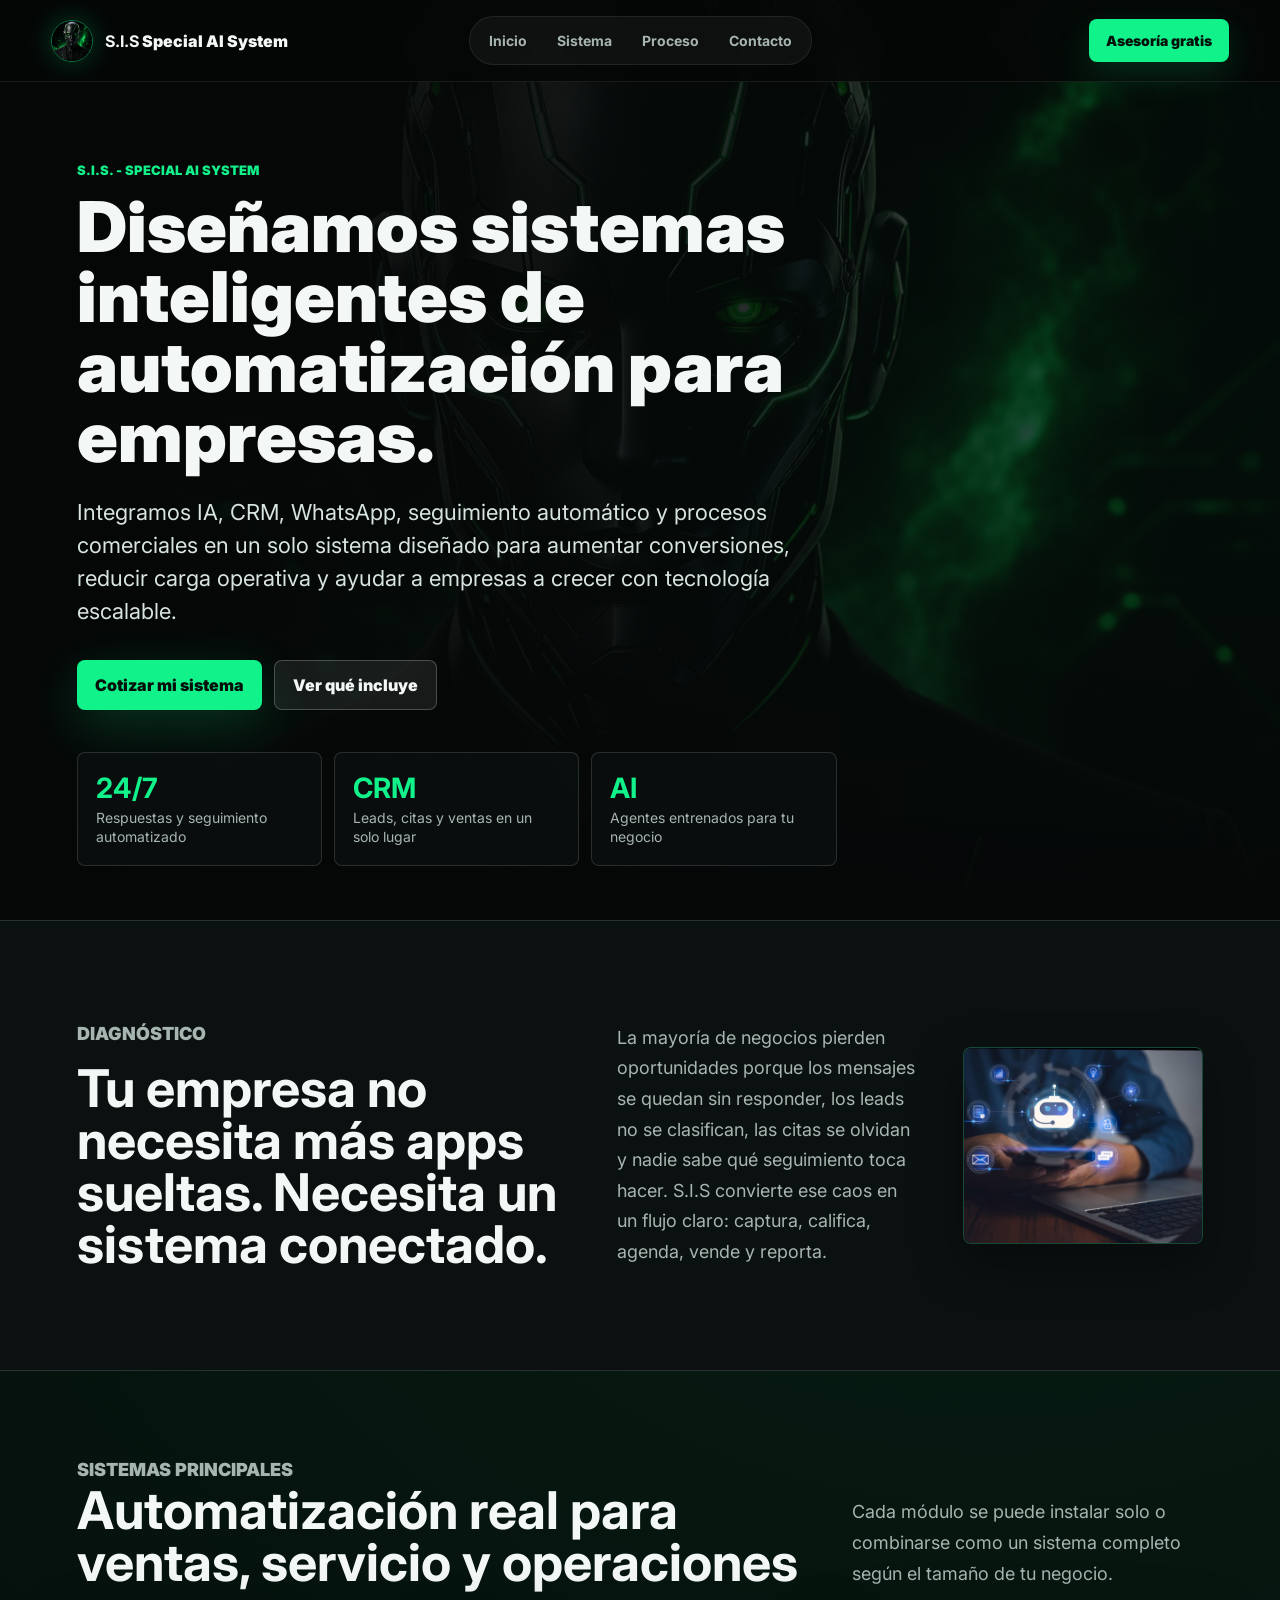
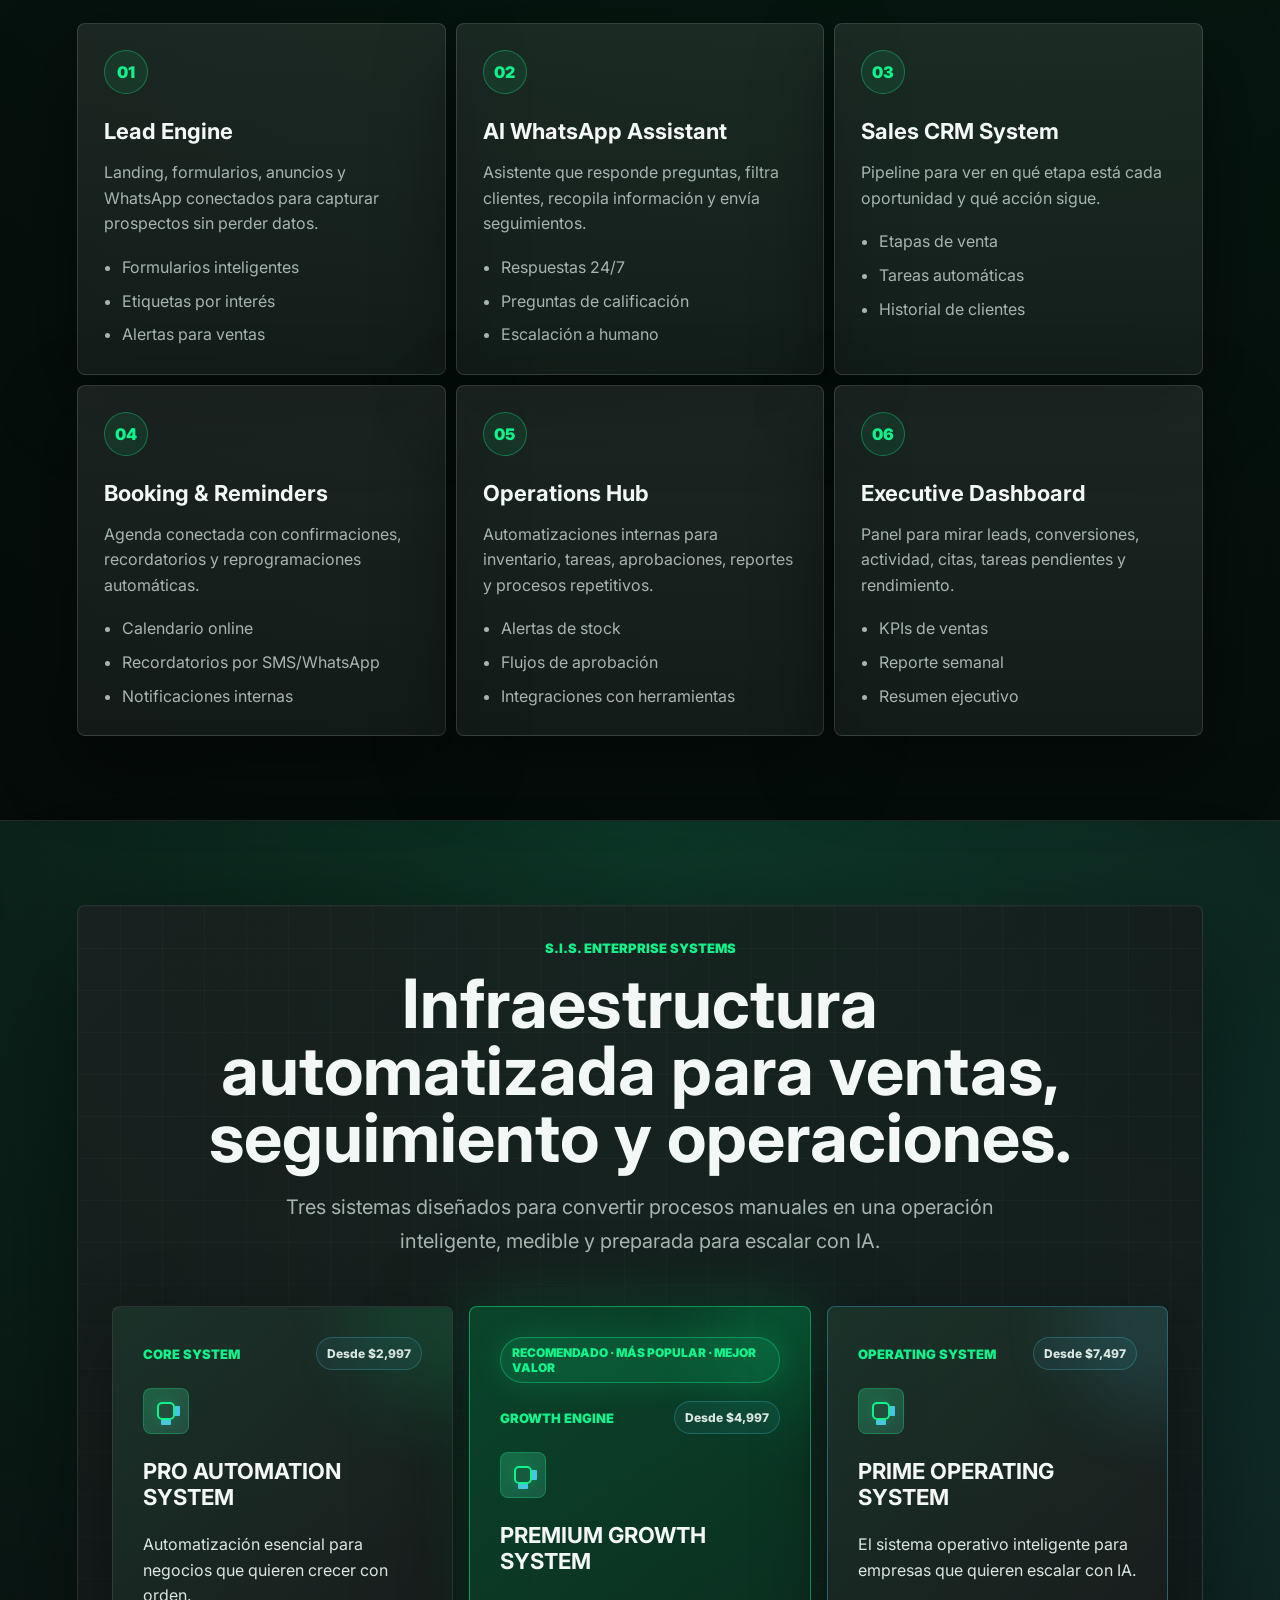
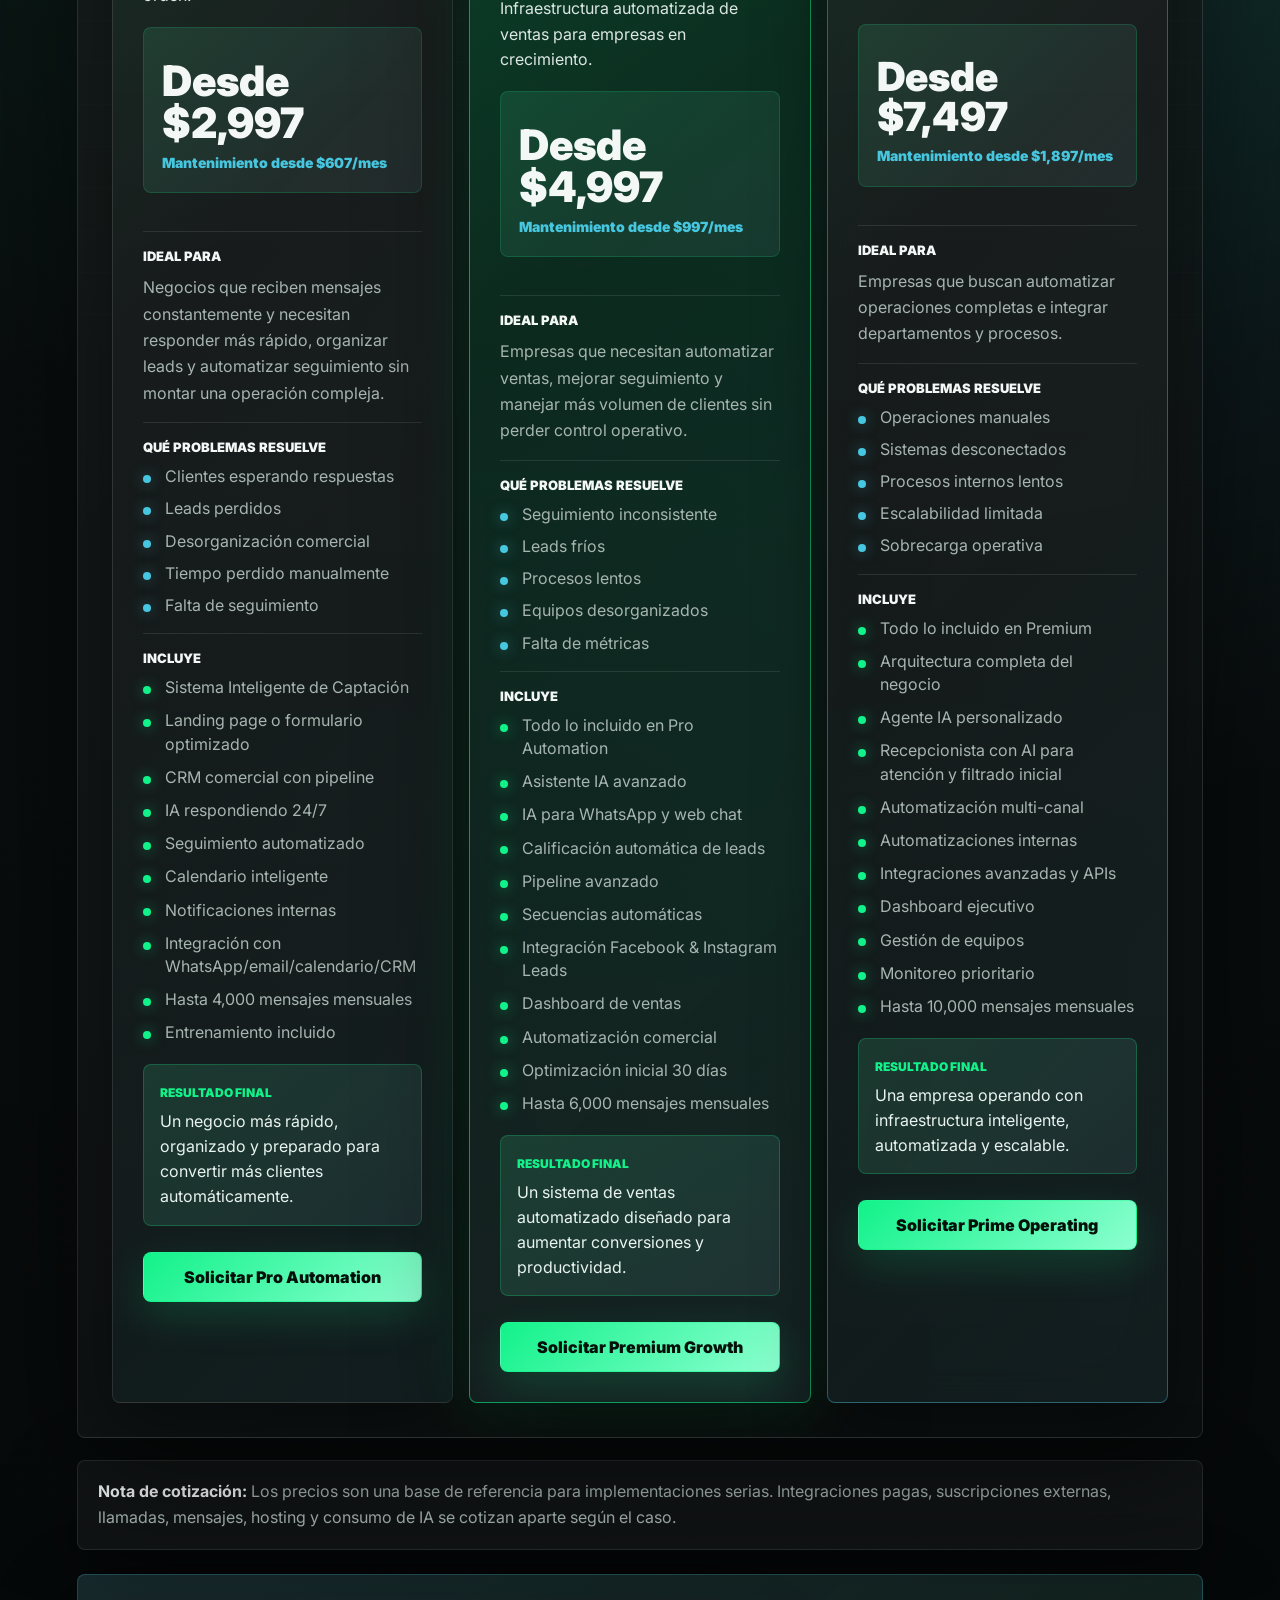
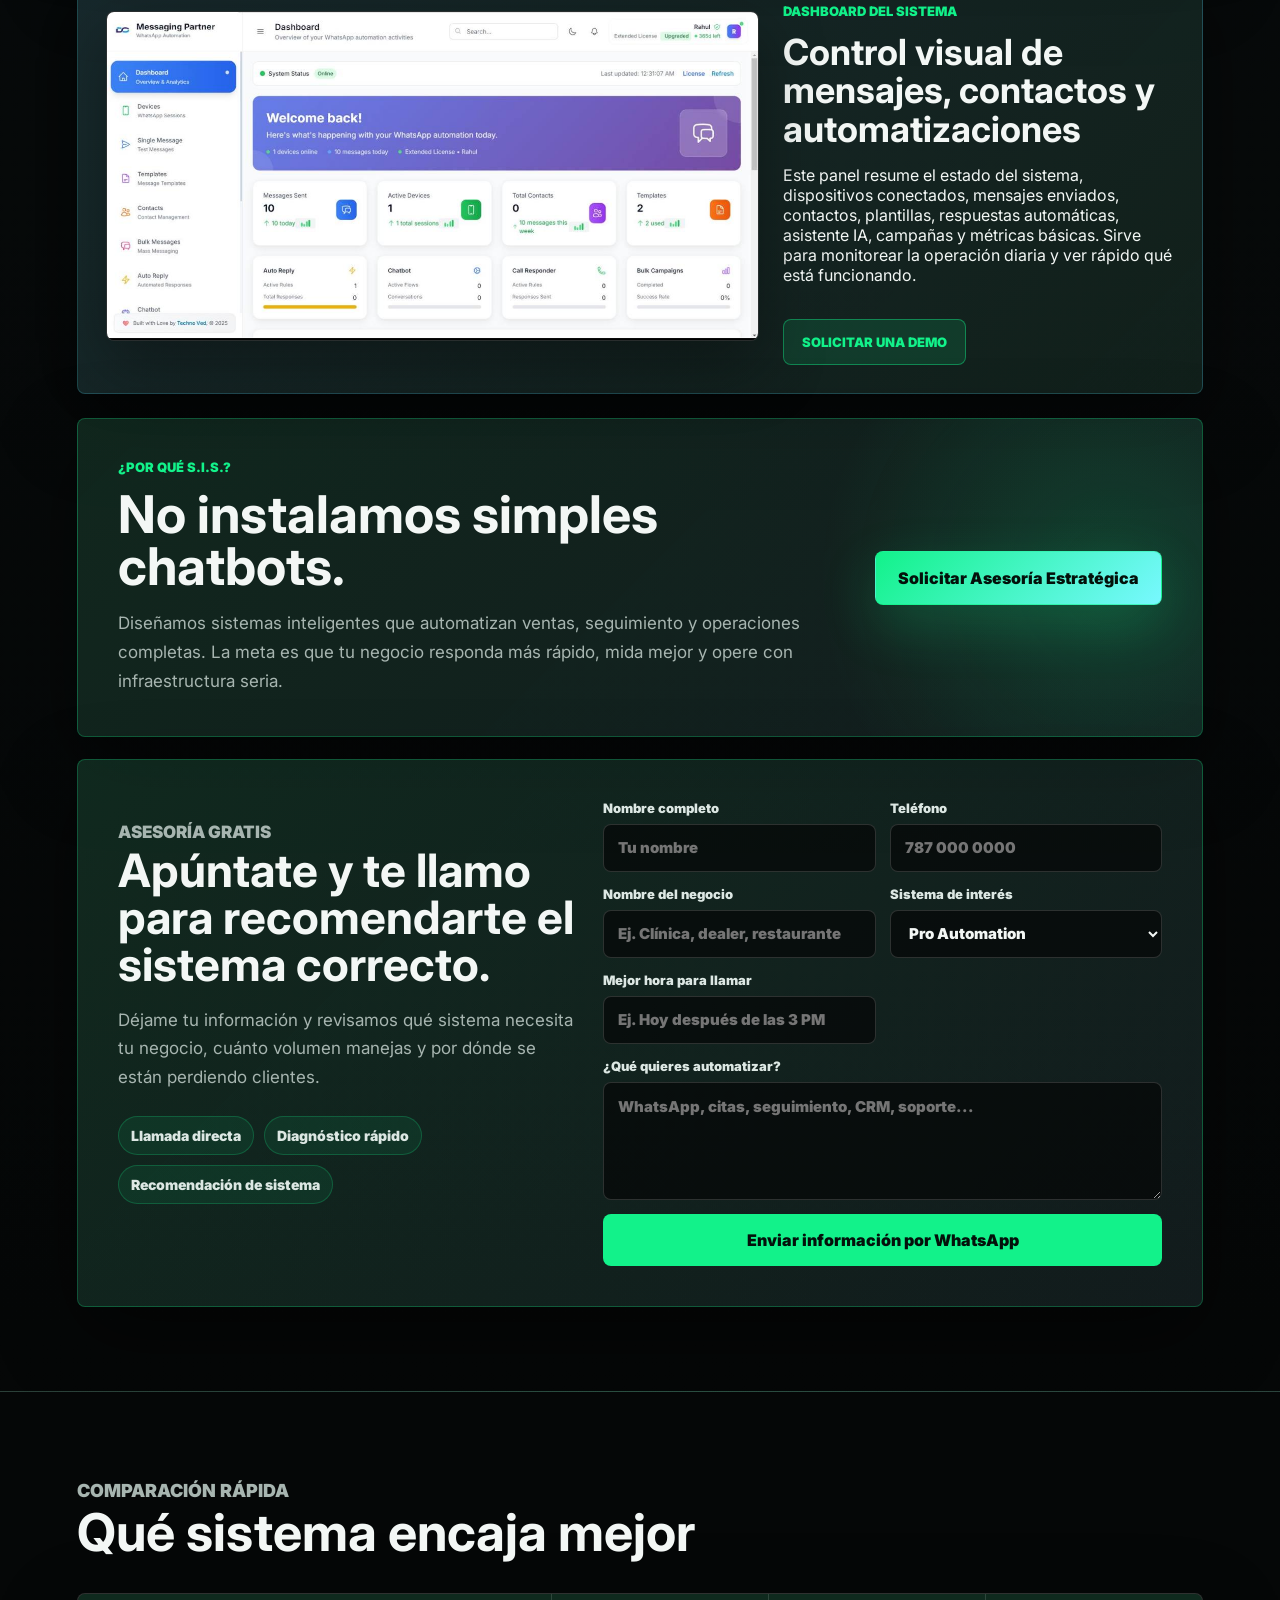
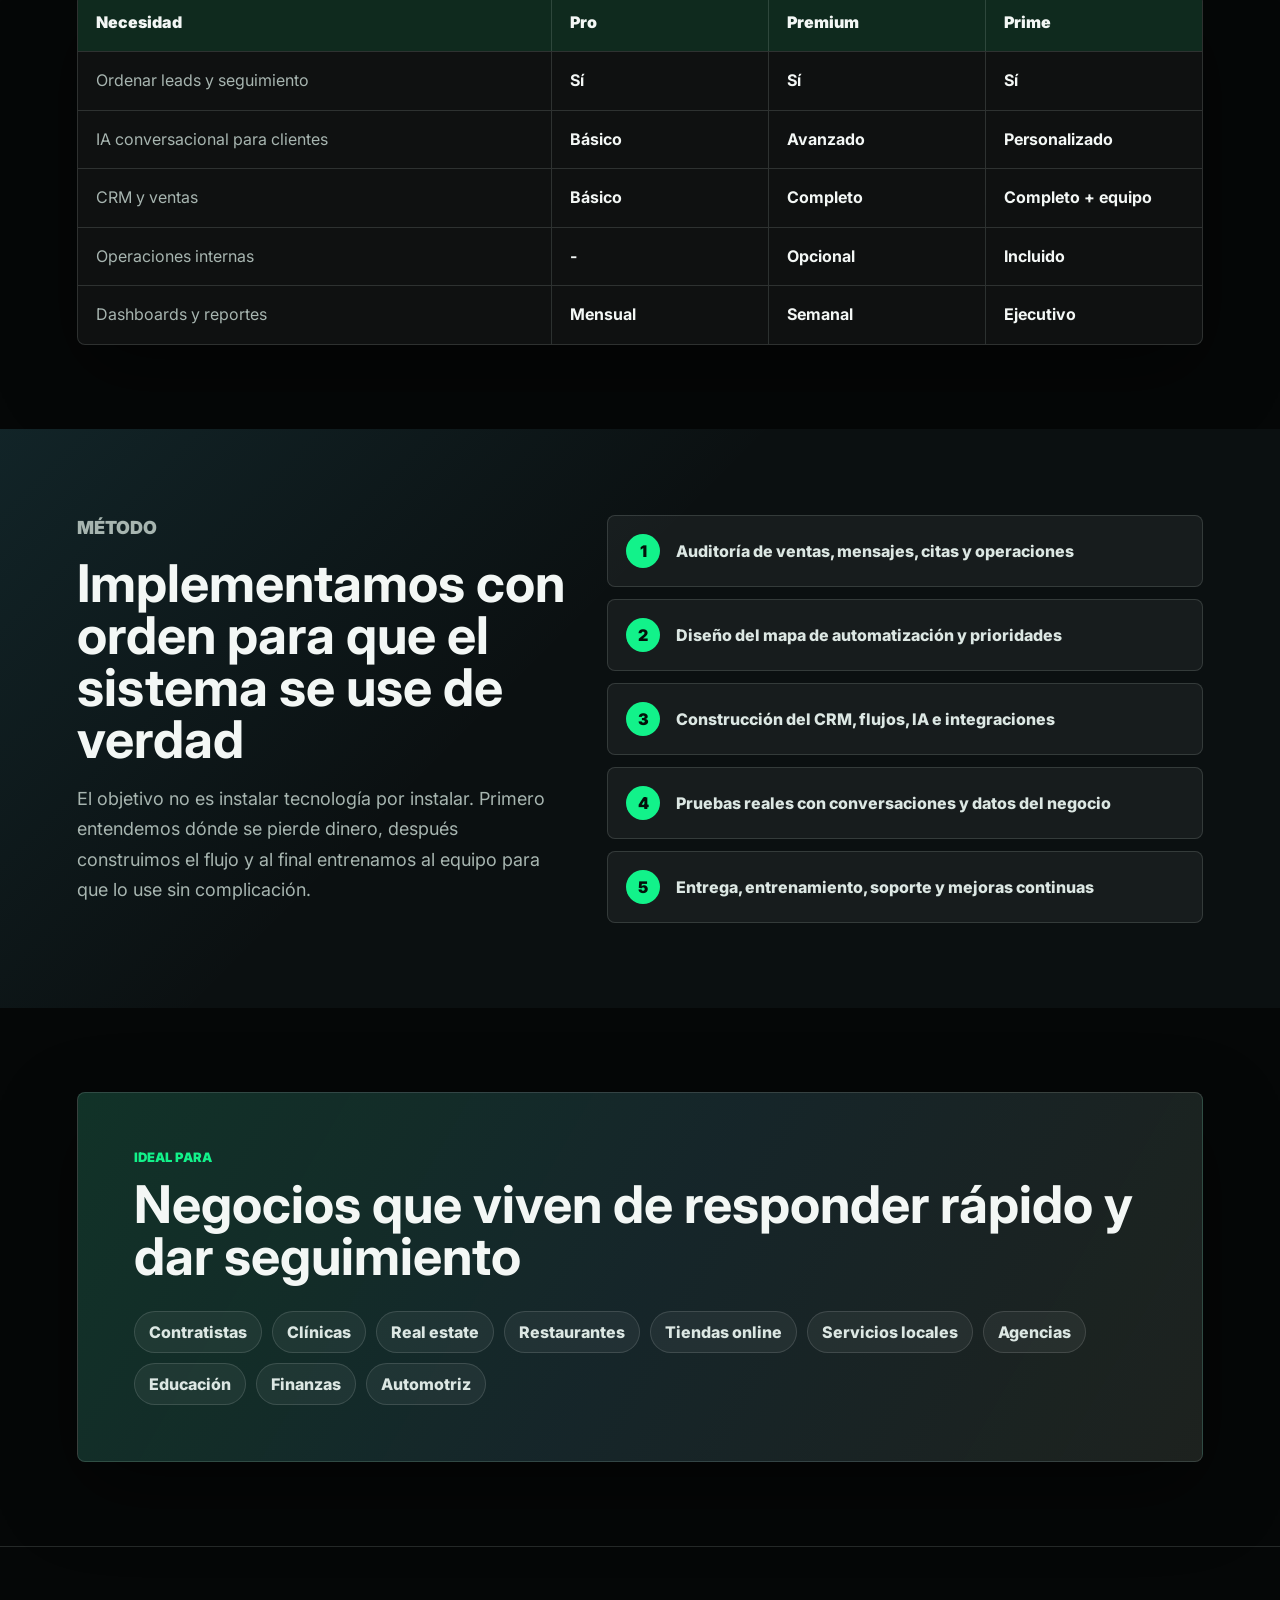
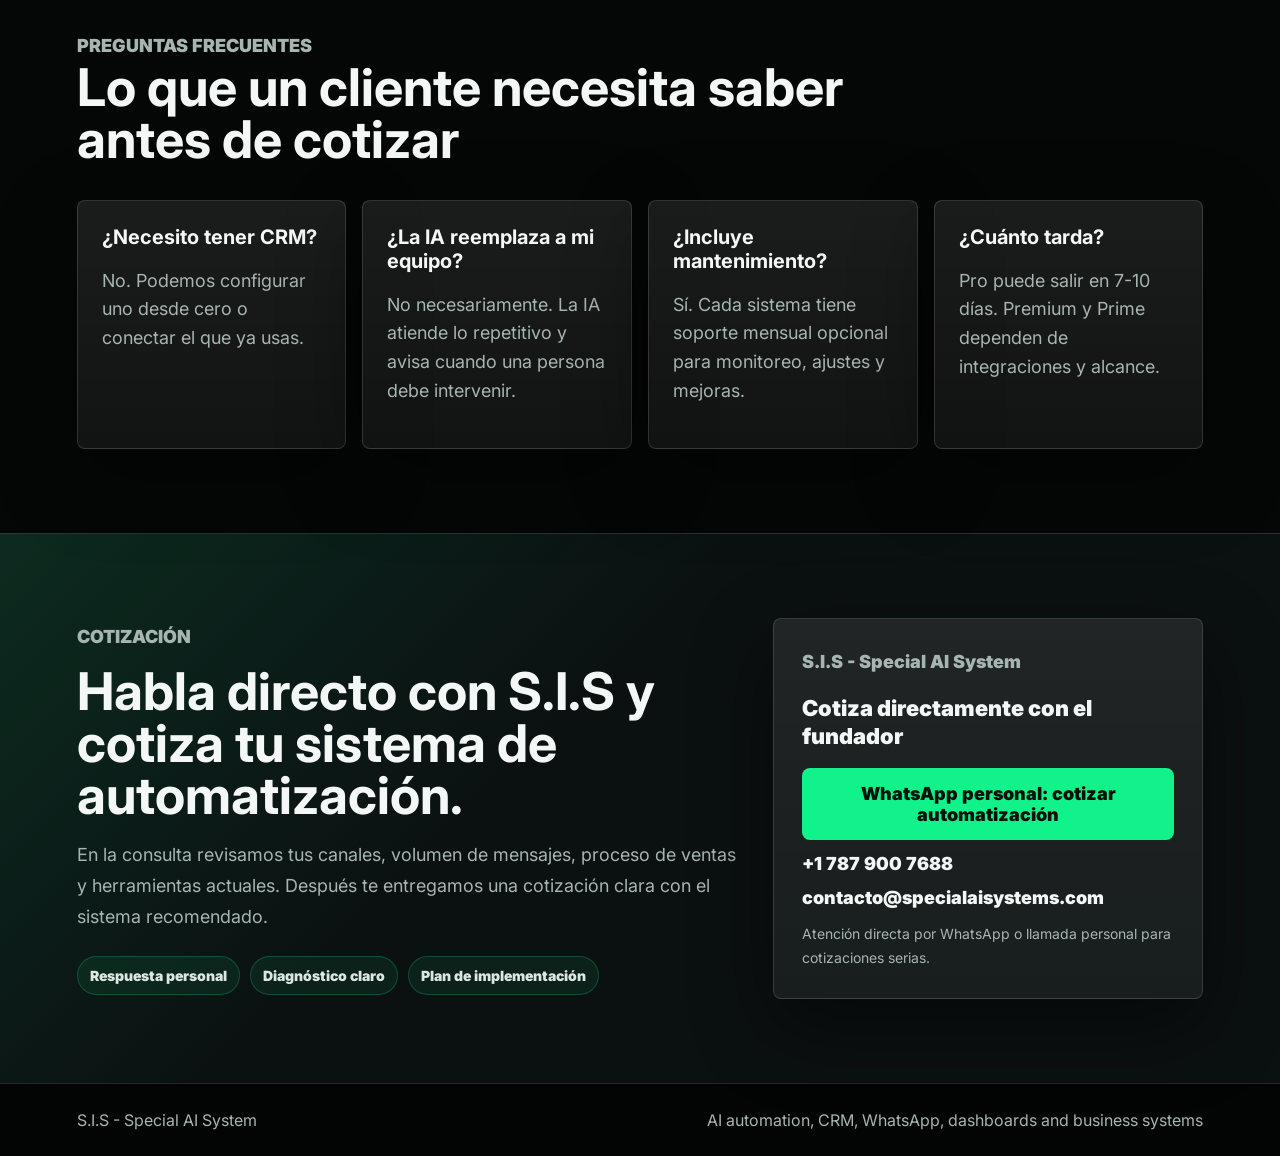
<file: specialist-ai-systems/index.html>
<!doctype html>
<html lang="es">
  <head>
    <meta charset="utf-8" />
    <meta name="viewport" content="width=device-width, initial-scale=1" />
    <title>S.I.S | Special AI System | Sistemas inteligentes de automatización</title>
    <meta
      name="description"
      content="S.I.S - Special AI System diseña sistemas inteligentes de automatización con IA, CRM, WhatsApp, seguimiento automático y procesos comerciales."
    />
    <link rel="preconnect" href="https://fonts.googleapis.com" />
    <link rel="preconnect" href="https://fonts.gstatic.com" crossorigin />
    <link
      href="https://fonts.googleapis.com/css2?family=Inter:wght@400;500;600;700;800;900&display=swap"
      rel="stylesheet"
    />
    <link rel="stylesheet" href="./styles.css" />
  </head>
  <body>
    <header class="site-header">
      <a class="brand" href="#inicio" aria-label="S.I.S Special AI System inicio">
        <img src="./assets/specialist-ai-logo.jpg" alt="" class="brand-mark" />
        <span><strong>S.I.S</strong> Special AI System</span>
      </a>
      <nav class="nav" aria-label="Navegación principal">
        <a href="#inicio">Inicio</a>
        <a href="#paquetes">Sistema</a>
        <a href="#proceso">Proceso</a>
        <a href="#contacto">Contacto</a>
      </nav>
      <a class="header-cta" href="#asesoria">Asesoría gratis</a>
    </header>

    <main>
      <section class="hero" id="inicio">
        <div class="hero-media" aria-hidden="true">
          <img src="./assets/specialist-ai-logo.jpg" alt="" />
        </div>
        <div class="hero-overlay"></div>
        <div class="hero-inner">
          <div class="hero-content">
            <p class="eyebrow">S.I.S. - Special AI System</p>
            <h1>Diseñamos sistemas inteligentes de automatización para empresas.</h1>
            <p class="hero-copy">
              Integramos IA, CRM, WhatsApp, seguimiento automático y procesos
              comerciales en un solo sistema diseñado para aumentar conversiones,
              reducir carga operativa y ayudar a empresas a crecer con tecnología
              escalable.
            </p>
            <div class="hero-actions">
              <a class="button primary" href="#paquetes">Cotizar mi sistema</a>
              <a class="button secondary" href="#sistemas">Ver qué incluye</a>
            </div>
            <div class="hero-stats" aria-label="Beneficios principales">
              <div>
                <strong>24/7</strong>
                <span>Respuestas y seguimiento automatizado</span>
              </div>
              <div>
                <strong>CRM</strong>
                <span>Leads, citas y ventas en un solo lugar</span>
              </div>
              <div>
                <strong>AI</strong>
                <span>Agentes entrenados para tu negocio</span>
              </div>
            </div>
          </div>
        </div>
      </section>

      <section class="section intro">
        <div>
          <p class="section-kicker">Diagnóstico</p>
          <h2>Tu empresa no necesita más apps sueltas. Necesita un sistema conectado.</h2>
        </div>
        <p>
          La mayoría de negocios pierden oportunidades porque los mensajes se
          quedan sin responder, los leads no se clasifican, las citas se olvidan
          y nadie sabe qué seguimiento toca hacer. S.I.S convierte
          ese caos en un flujo claro: captura, califica, agenda, vende y reporta.
        </p>
        <aside class="diagnostic-image" aria-label="Automatización con inteligencia artificial">
          <img src="assets/ai-assistant-hero.jpg" alt="Asistente de inteligencia artificial conectado a canales digitales">
        </aside>
      </section>

      <section class="section" id="sistemas">
        <div class="section-heading">
          <div>
            <p class="section-kicker">Sistemas principales</p>
            <h2>Automatización real para ventas, servicio y operaciones</h2>
          </div>
          <p>
            Cada módulo se puede instalar solo o combinarse como un sistema
            completo según el tamaño de tu negocio.
          </p>
        </div>

        <div class="service-grid">
          <article class="service-card">
            <span class="icon">01</span>
            <h3>Lead Engine</h3>
            <p>Landing, formularios, anuncios y WhatsApp conectados para capturar prospectos sin perder datos.</p>
            <ul>
              <li>Formularios inteligentes</li>
              <li>Etiquetas por interés</li>
              <li>Alertas para ventas</li>
            </ul>
          </article>
          <article class="service-card">
            <span class="icon">02</span>
            <h3>AI WhatsApp Assistant</h3>
            <p>Asistente que responde preguntas, filtra clientes, recopila información y envía seguimientos.</p>
            <ul>
              <li>Respuestas 24/7</li>
              <li>Preguntas de calificación</li>
              <li>Escalación a humano</li>
            </ul>
          </article>
          <article class="service-card">
            <span class="icon">03</span>
            <h3>Sales CRM System</h3>
            <p>Pipeline para ver en qué etapa está cada oportunidad y qué acción sigue.</p>
            <ul>
              <li>Etapas de venta</li>
              <li>Tareas automáticas</li>
              <li>Historial de clientes</li>
            </ul>
          </article>
          <article class="service-card">
            <span class="icon">04</span>
            <h3>Booking & Reminders</h3>
            <p>Agenda conectada con confirmaciones, recordatorios y reprogramaciones automáticas.</p>
            <ul>
              <li>Calendario online</li>
              <li>Recordatorios por SMS/WhatsApp</li>
              <li>Notificaciones internas</li>
            </ul>
          </article>
          <article class="service-card">
            <span class="icon">05</span>
            <h3>Operations Hub</h3>
            <p>Automatizaciones internas para inventario, tareas, aprobaciones, reportes y procesos repetitivos.</p>
            <ul>
              <li>Alertas de stock</li>
              <li>Flujos de aprobación</li>
              <li>Integraciones con herramientas</li>
            </ul>
          </article>
          <article class="service-card">
            <span class="icon">06</span>
            <h3>Executive Dashboard</h3>
            <p>Panel para mirar leads, conversiones, actividad, citas, tareas pendientes y rendimiento.</p>
            <ul>
              <li>KPIs de ventas</li>
              <li>Reporte semanal</li>
              <li>Resumen ejecutivo</li>
            </ul>
          </article>
        </div>
      </section>

      <section class="section packages" id="paquetes">
        <div class="pricing-shell">
          <div class="pricing-heading">
            <p class="section-kicker">S.I.S. enterprise systems</p>
            <h2>Infraestructura automatizada para ventas, seguimiento y operaciones.</h2>
            <p>
              Tres sistemas diseñados para convertir procesos manuales en una
              operación inteligente, medible y preparada para escalar con IA.
            </p>
          </div>

          <div class="pricing-grid">
            <article class="price-card system-card pro-system">
              <div class="plan-glow"></div>
              <div class="plan-topline">
                <span class="plan-label">Core system</span>
                <span class="plan-time">Desde $2,997</span>
              </div>
              <div class="system-icon" aria-hidden="true">
                <span></span>
              </div>
              <h3>PRO AUTOMATION SYSTEM</h3>
              <p class="plan-desc">Automatización esencial para negocios que quieren crecer con orden.</p>
              <div class="price-stack">
                <div class="price">Desde $2,997</div>
                <p class="retainer">Mantenimiento desde $607/mes</p>
              </div>

              <div class="plan-section">
                <h4>Ideal para</h4>
                <p>
                  Negocios que reciben mensajes constantemente y necesitan
                  responder más rápido, organizar leads y automatizar
                  seguimiento sin montar una operación compleja.
                </p>
              </div>

              <div class="plan-section">
                <h4>Qué problemas resuelve</h4>
                <ul class="problem-list">
                  <li>Clientes esperando respuestas</li>
                  <li>Leads perdidos</li>
                  <li>Desorganización comercial</li>
                  <li>Tiempo perdido manualmente</li>
                  <li>Falta de seguimiento</li>
                </ul>
              </div>

              <div class="plan-section">
                <h4>Incluye</h4>
                <ul class="feature-list">
                  <li>Sistema Inteligente de Captación</li>
                  <li>Landing page o formulario optimizado</li>
                  <li>CRM comercial con pipeline</li>
                  <li>IA respondiendo 24/7</li>
                  <li>Seguimiento automatizado</li>
                  <li>Calendario inteligente</li>
                  <li>Notificaciones internas</li>
                  <li>Integración con WhatsApp/email/calendario/CRM</li>
                  <li>Hasta 4,000 mensajes mensuales</li>
                  <li>Entrenamiento incluido</li>
                </ul>
              </div>

              <div class="result-panel">
                <span>Resultado Final</span>
                <p>Un negocio más rápido, organizado y preparado para convertir más clientes automáticamente.</p>
              </div>
              <a class="plan-button" href="#asesoria">Solicitar Pro Automation</a>
            </article>

            <article class="price-card system-card featured">
              <div class="plan-glow"></div>
              <div class="badge">Recomendado · Más popular · Mejor valor</div>
              <div class="plan-topline">
                <span class="plan-label">Growth engine</span>
                <span class="plan-time">Desde $4,997</span>
              </div>
              <div class="system-icon" aria-hidden="true">
                <span></span>
              </div>
              <h3>PREMIUM GROWTH SYSTEM</h3>
              <p class="plan-desc">Infraestructura automatizada de ventas para empresas en crecimiento.</p>
              <div class="price-stack">
                <div class="price">Desde $4,997</div>
                <p class="retainer">Mantenimiento desde $997/mes</p>
              </div>

              <div class="plan-section">
                <h4>Ideal para</h4>
                <p>
                  Empresas que necesitan automatizar ventas, mejorar seguimiento
                  y manejar más volumen de clientes sin perder control operativo.
                </p>
              </div>

              <div class="plan-section">
                <h4>Qué problemas resuelve</h4>
                <ul class="problem-list">
                  <li>Seguimiento inconsistente</li>
                  <li>Leads fríos</li>
                  <li>Procesos lentos</li>
                  <li>Equipos desorganizados</li>
                  <li>Falta de métricas</li>
                </ul>
              </div>

              <div class="plan-section">
                <h4>Incluye</h4>
                <ul class="feature-list">
                  <li>Todo lo incluido en Pro Automation</li>
                  <li>Asistente IA avanzado</li>
                  <li>IA para WhatsApp y web chat</li>
                  <li>Calificación automática de leads</li>
                  <li>Pipeline avanzado</li>
                  <li>Secuencias automáticas</li>
                  <li>Integración Facebook & Instagram Leads</li>
                  <li>Dashboard de ventas</li>
                  <li>Automatización comercial</li>
                  <li>Optimización inicial 30 días</li>
                  <li>Hasta 6,000 mensajes mensuales</li>
                </ul>
              </div>

              <div class="result-panel">
                <span>Resultado Final</span>
                <p>Un sistema de ventas automatizado diseñado para aumentar conversiones y productividad.</p>
              </div>
              <a class="plan-button" href="#asesoria">Solicitar Premium Growth</a>
            </article>

            <article class="price-card system-card prime">
              <div class="plan-glow"></div>
              <div class="plan-topline">
                <span class="plan-label">Operating system</span>
                <span class="plan-time">Desde $7,497</span>
              </div>
              <div class="system-icon" aria-hidden="true">
                <span></span>
              </div>
              <h3>PRIME OPERATING SYSTEM</h3>
              <p class="plan-desc">El sistema operativo inteligente para empresas que quieren escalar con IA.</p>
              <div class="price-stack">
                <div class="price">Desde $7,497</div>
                <p class="retainer">Mantenimiento desde $1,897/mes</p>
              </div>

              <div class="plan-section">
                <h4>Ideal para</h4>
                <p>
                  Empresas que buscan automatizar operaciones completas e
                  integrar departamentos y procesos.
                </p>
              </div>

              <div class="plan-section">
                <h4>Qué problemas resuelve</h4>
                <ul class="problem-list">
                  <li>Operaciones manuales</li>
                  <li>Sistemas desconectados</li>
                  <li>Procesos internos lentos</li>
                  <li>Escalabilidad limitada</li>
                  <li>Sobrecarga operativa</li>
                </ul>
              </div>

              <div class="plan-section">
                <h4>Incluye</h4>
                <ul class="feature-list">
                  <li>Todo lo incluido en Premium</li>
                  <li>Arquitectura completa del negocio</li>
                  <li>Agente IA personalizado</li>
                  <li>Recepcionista con AI para atención y filtrado inicial</li>
                  <li>Automatización multi-canal</li>
                  <li>Automatizaciones internas</li>
                  <li>Integraciones avanzadas y APIs</li>
                  <li>Dashboard ejecutivo</li>
                  <li>Gestión de equipos</li>
                  <li>Monitoreo prioritario</li>
                  <li>Hasta 10,000 mensajes mensuales</li>
                </ul>
              </div>

              <div class="result-panel">
                <span>Resultado Final</span>
                <p>Una empresa operando con infraestructura inteligente, automatizada y escalable.</p>
              </div>
              <a class="plan-button" href="#asesoria">Solicitar Prime Operating</a>
            </article>
          </div>
        </div>

        <div class="quote-note">
          <strong>Nota de cotización:</strong>
          Los precios son una base de referencia para implementaciones serias.
          Integraciones pagas, suscripciones externas, llamadas, mensajes,
          hosting y consumo de IA se cotizan aparte según el caso.
        </div>

        <div class="dashboard-preview-block">
          <div class="dashboard-preview-media">
            <img src="assets/dashboard-preview.jpg" alt="Dashboard de automatización para WhatsApp, contactos, plantillas y campañas">
          </div>
          <div class="dashboard-preview-copy">
            <p class="section-kicker">Dashboard del sistema</p>
            <h3>Control visual de mensajes, contactos y automatizaciones</h3>
            <p>
              Este panel resume el estado del sistema, dispositivos conectados,
              mensajes enviados, contactos, plantillas, respuestas automáticas,
              asistente IA, campañas y métricas básicas. Sirve para monitorear la
              operación diaria y ver rápido qué está funcionando.
            </p>
            <a class="dashboard-demo-link" href="#asesoria">Solicitar una demo</a>
          </div>
        </div>

        <div class="why-sis">
          <div>
            <p class="section-kicker">¿Por qué S.I.S.?</p>
            <h3>No instalamos simples chatbots.</h3>
            <p>
              Diseñamos sistemas inteligentes que automatizan ventas,
              seguimiento y operaciones completas. La meta es que tu negocio
              responda más rápido, mida mejor y opere con infraestructura seria.
            </p>
          </div>
          <a class="premium-cta" href="#asesoria">Solicitar Asesoría Estratégica</a>
        </div>

        <div class="advisor-signup" id="asesoria">
          <div class="advisor-copy">
            <p class="section-kicker">Asesoría gratis</p>
            <h3>Apúntate y te llamo para recomendarte el sistema correcto.</h3>
            <p>
              Déjame tu información y revisamos qué sistema necesita tu negocio,
              cuánto volumen manejas y por dónde se están perdiendo clientes.
            </p>
            <div class="advisor-points">
              <span>Llamada directa</span>
              <span>Diagnóstico rápido</span>
              <span>Recomendación de sistema</span>
            </div>
          </div>

          <form class="advisor-form" id="advisorForm">
            <label>
              Nombre completo
              <input name="name" type="text" placeholder="Tu nombre" required />
            </label>
            <label>
              Teléfono
              <input name="phone" type="tel" placeholder="787 000 0000" required />
            </label>
            <label>
              Nombre del negocio
              <input name="business" type="text" placeholder="Ej. Clínica, dealer, restaurante" required />
            </label>
            <label>
              Sistema de interés
              <select name="package" required>
                <option value="Pro Automation">Pro Automation</option>
                <option value="Premium Growth System">Premium Growth System</option>
                <option value="Prime Operating System">Prime Operating System</option>
                <option value="No estoy seguro">No estoy seguro</option>
              </select>
            </label>
            <label>
              Mejor hora para llamar
              <input name="time" type="text" placeholder="Ej. Hoy después de las 3 PM" />
            </label>
            <label class="advisor-message">
              ¿Qué quieres automatizar?
              <textarea name="message" rows="4" placeholder="WhatsApp, citas, seguimiento, CRM, soporte..."></textarea>
            </label>
            <button class="advisor-submit" type="submit">Enviar información por WhatsApp</button>
          </form>
        </div>
      </section>

      <section class="section comparison">
        <div class="section-heading compact">
          <div>
            <p class="section-kicker">Comparación rápida</p>
            <h2>Qué sistema encaja mejor</h2>
          </div>
        </div>
        <div class="compare-grid">
          <div class="compare-row compare-head">
            <span>Necesidad</span>
            <span>Pro</span>
            <span>Premium</span>
            <span>Prime</span>
          </div>
          <div class="compare-row">
            <span>Ordenar leads y seguimiento</span>
            <strong>Sí</strong>
            <strong>Sí</strong>
            <strong>Sí</strong>
          </div>
          <div class="compare-row">
            <span>IA conversacional para clientes</span>
            <strong>Básico</strong>
            <strong>Avanzado</strong>
            <strong>Personalizado</strong>
          </div>
          <div class="compare-row">
            <span>CRM y ventas</span>
            <strong>Básico</strong>
            <strong>Completo</strong>
            <strong>Completo + equipo</strong>
          </div>
          <div class="compare-row">
            <span>Operaciones internas</span>
            <strong>-</strong>
            <strong>Opcional</strong>
            <strong>Incluido</strong>
          </div>
          <div class="compare-row">
            <span>Dashboards y reportes</span>
            <strong>Mensual</strong>
            <strong>Semanal</strong>
            <strong>Ejecutivo</strong>
          </div>
        </div>
      </section>

      <section class="section systems" id="proceso">
        <div class="systems-copy">
          <p class="section-kicker">Método</p>
          <h2>Implementamos con orden para que el sistema se use de verdad</h2>
          <p>
            El objetivo no es instalar tecnología por instalar. Primero
            entendemos dónde se pierde dinero, después construimos el flujo y al
            final entrenamos al equipo para que lo use sin complicación.
          </p>
        </div>
        <div class="workflow">
          <div><span>1</span> Auditoría de ventas, mensajes, citas y operaciones</div>
          <div><span>2</span> Diseño del mapa de automatización y prioridades</div>
          <div><span>3</span> Construcción del CRM, flujos, IA e integraciones</div>
          <div><span>4</span> Pruebas reales con conversaciones y datos del negocio</div>
          <div><span>5</span> Entrega, entrenamiento, soporte y mejoras continuas</div>
        </div>
      </section>

      <section class="section proof">
        <div class="proof-panel">
          <p class="section-kicker">Ideal para</p>
          <h2>Negocios que viven de responder rápido y dar seguimiento</h2>
          <div class="industries">
            <span>Contratistas</span>
            <span>Clínicas</span>
            <span>Real estate</span>
            <span>Restaurantes</span>
            <span>Tiendas online</span>
            <span>Servicios locales</span>
            <span>Agencias</span>
            <span>Educación</span>
            <span>Finanzas</span>
            <span>Automotriz</span>
          </div>
        </div>
      </section>

      <section class="section faq">
        <div class="section-heading compact">
          <div>
            <p class="section-kicker">Preguntas frecuentes</p>
            <h2>Lo que un cliente necesita saber antes de cotizar</h2>
          </div>
        </div>
        <div class="faq-grid">
          <article>
            <h3>¿Necesito tener CRM?</h3>
            <p>No. Podemos configurar uno desde cero o conectar el que ya usas.</p>
          </article>
          <article>
            <h3>¿La IA reemplaza a mi equipo?</h3>
            <p>No necesariamente. La IA atiende lo repetitivo y avisa cuando una persona debe intervenir.</p>
          </article>
          <article>
            <h3>¿Incluye mantenimiento?</h3>
            <p>Sí. Cada sistema tiene soporte mensual opcional para monitoreo, ajustes y mejoras.</p>
          </article>
          <article>
            <h3>¿Cuánto tarda?</h3>
            <p>Pro puede salir en 7-10 días. Premium y Prime dependen de integraciones y alcance.</p>
          </article>
        </div>
      </section>

      <section class="section cta-section" id="contacto">
        <div>
          <p class="section-kicker">Cotización</p>
          <h2>Habla directo con S.I.S y cotiza tu sistema de automatización.</h2>
          <p>
            En la consulta revisamos tus canales, volumen de mensajes, proceso
            de ventas y herramientas actuales. Después te entregamos una
            cotización clara con el sistema recomendado.
          </p>
          <div class="cta-points">
            <span>Respuesta personal</span>
            <span>Diagnóstico claro</span>
            <span>Plan de implementación</span>
          </div>
        </div>
        <div class="contact-box">
          <p class="contact-label">S.I.S - Special AI System</p>
          <p class="contact-title">Cotiza directamente con el fundador</p>
          <a class="contact-action" href="https://wa.me/17879007688">WhatsApp personal: cotizar automatización</a>
          <a href="tel:+17879007688">+1 787 900 7688</a>
          <a href="mailto:contacto@specialaisystems.com">contacto@specialaisystems.com</a>
          <p class="small">Atención directa por WhatsApp o llamada personal para cotizaciones serias.</p>
        </div>
      </section>
    </main>

    <footer class="footer">
      <span>S.I.S - Special AI System</span>
      <span>AI automation, CRM, WhatsApp, dashboards and business systems</span>
    </footer>
    <script>
      const advisorForm = document.querySelector("#advisorForm");

      advisorForm?.addEventListener("submit", (event) => {
        event.preventDefault();

        const data = Object.fromEntries(new FormData(advisorForm).entries());
        const message = [
          "Saludos, quiero apuntarme para una asesoría de S.I.S.",
          "",
          `Nombre: ${data.name}`,
          `Teléfono: ${data.phone}`,
          `Negocio: ${data.business}`,
          `Sistema de interés: ${data.package}`,
          `Mejor hora para llamar: ${data.time || "No especificada"}`,
          `Quiero automatizar: ${data.message || "No especificado"}`,
        ].join("\n");

        window.location.href = `https://wa.me/17879007688?text=${encodeURIComponent(message)}`;
      });
    </script>
  </body>
</html>
</file>
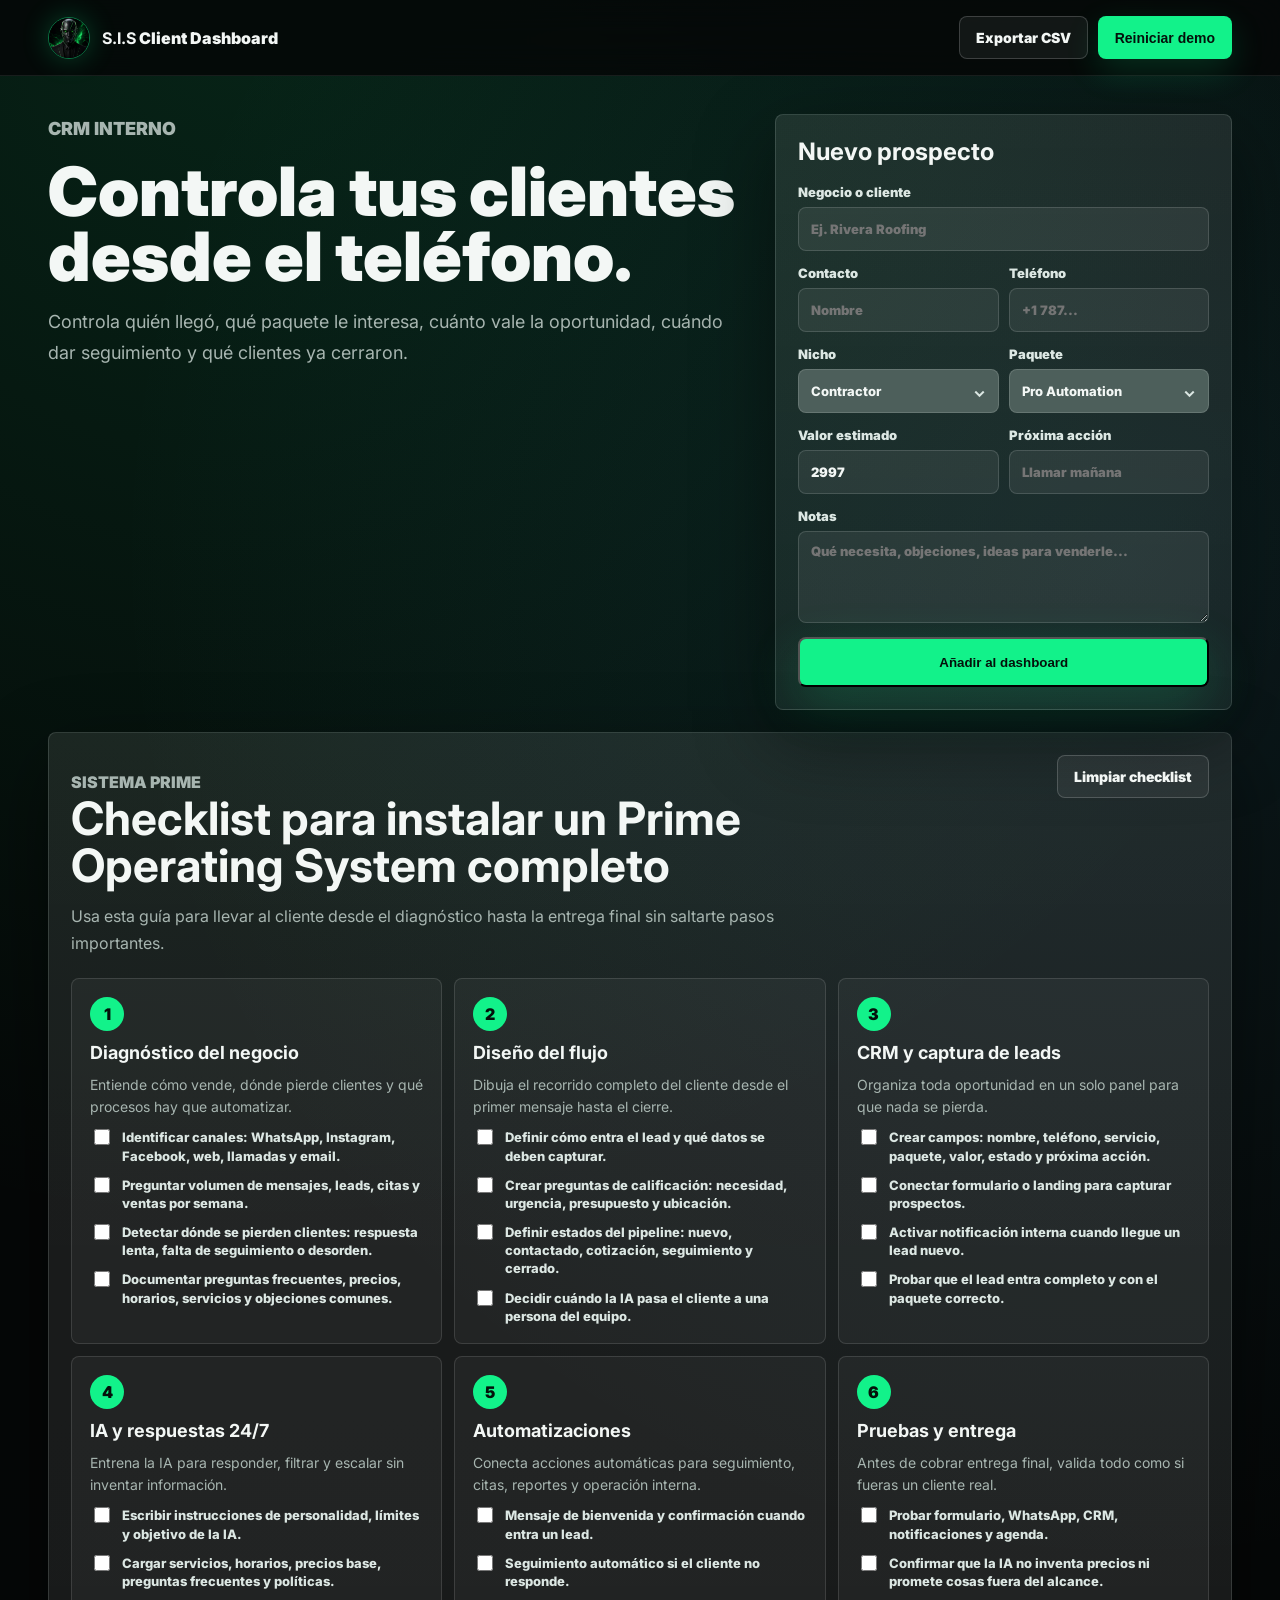
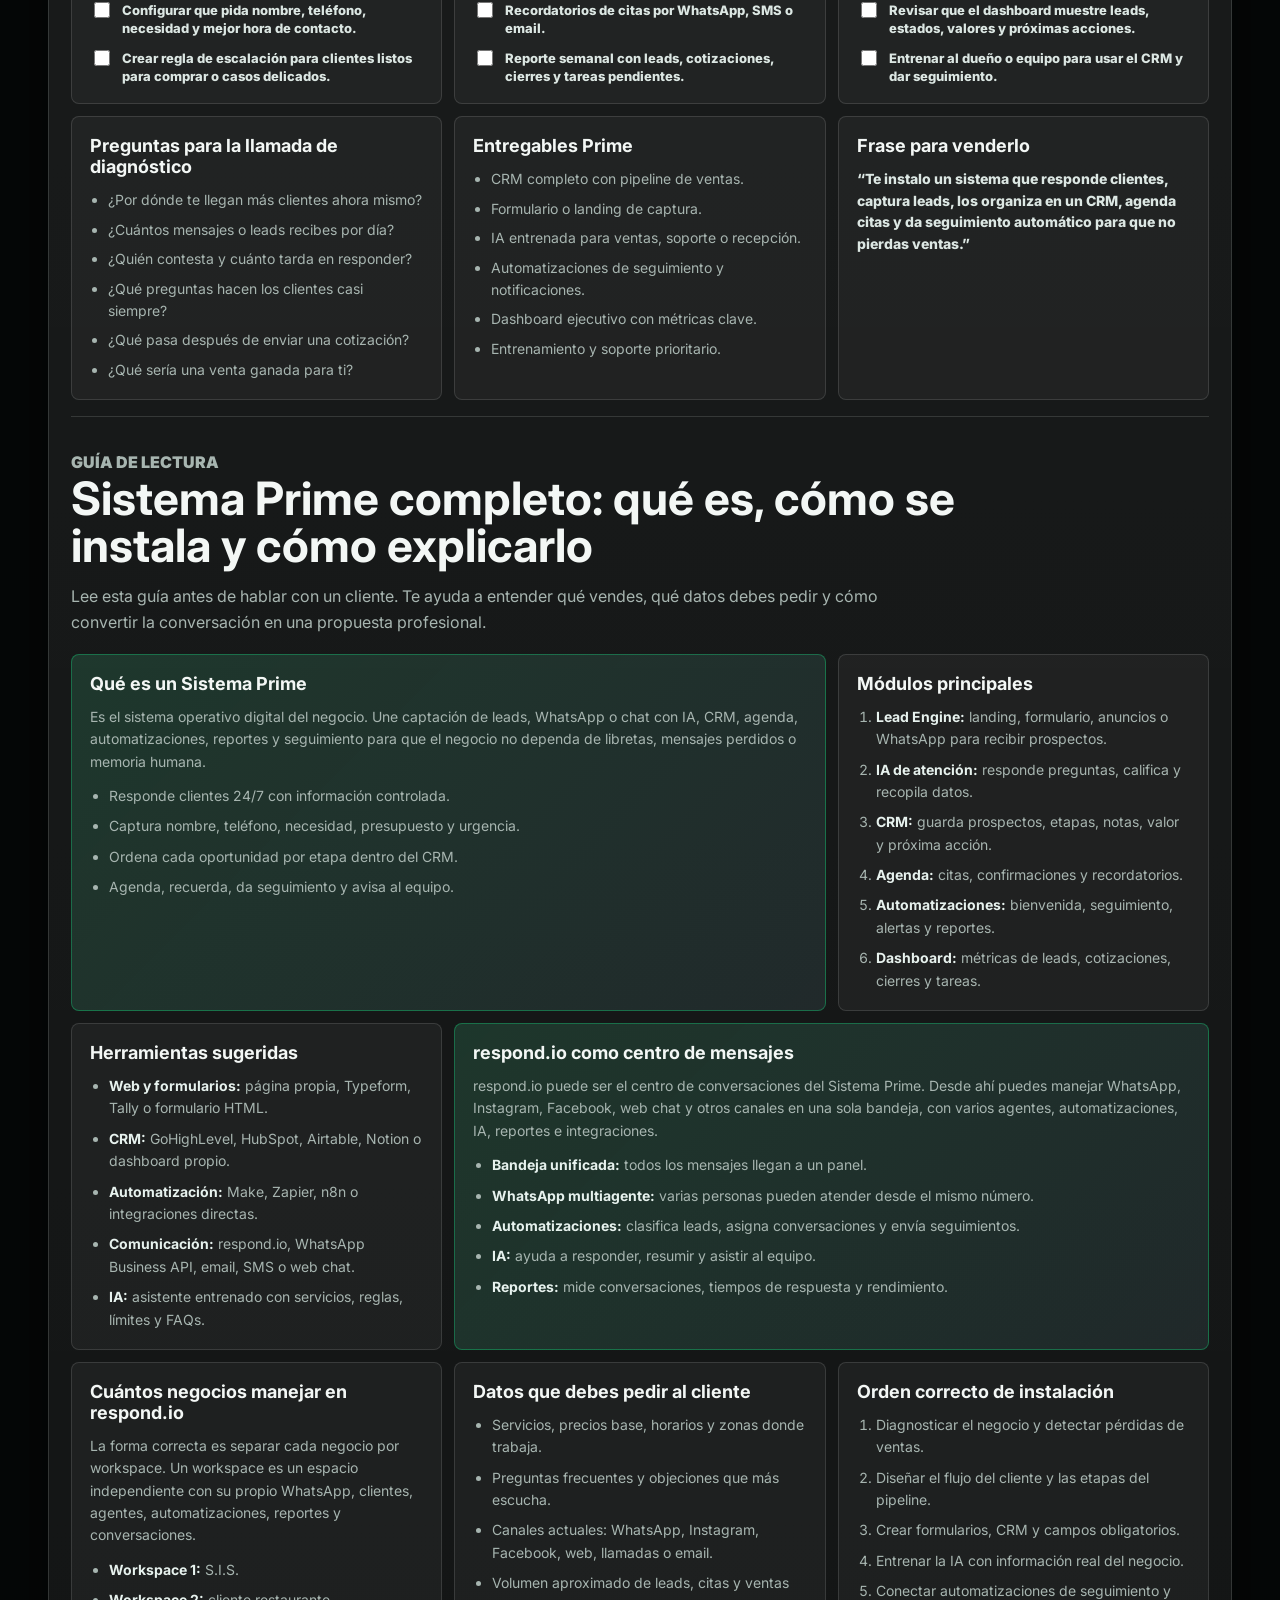
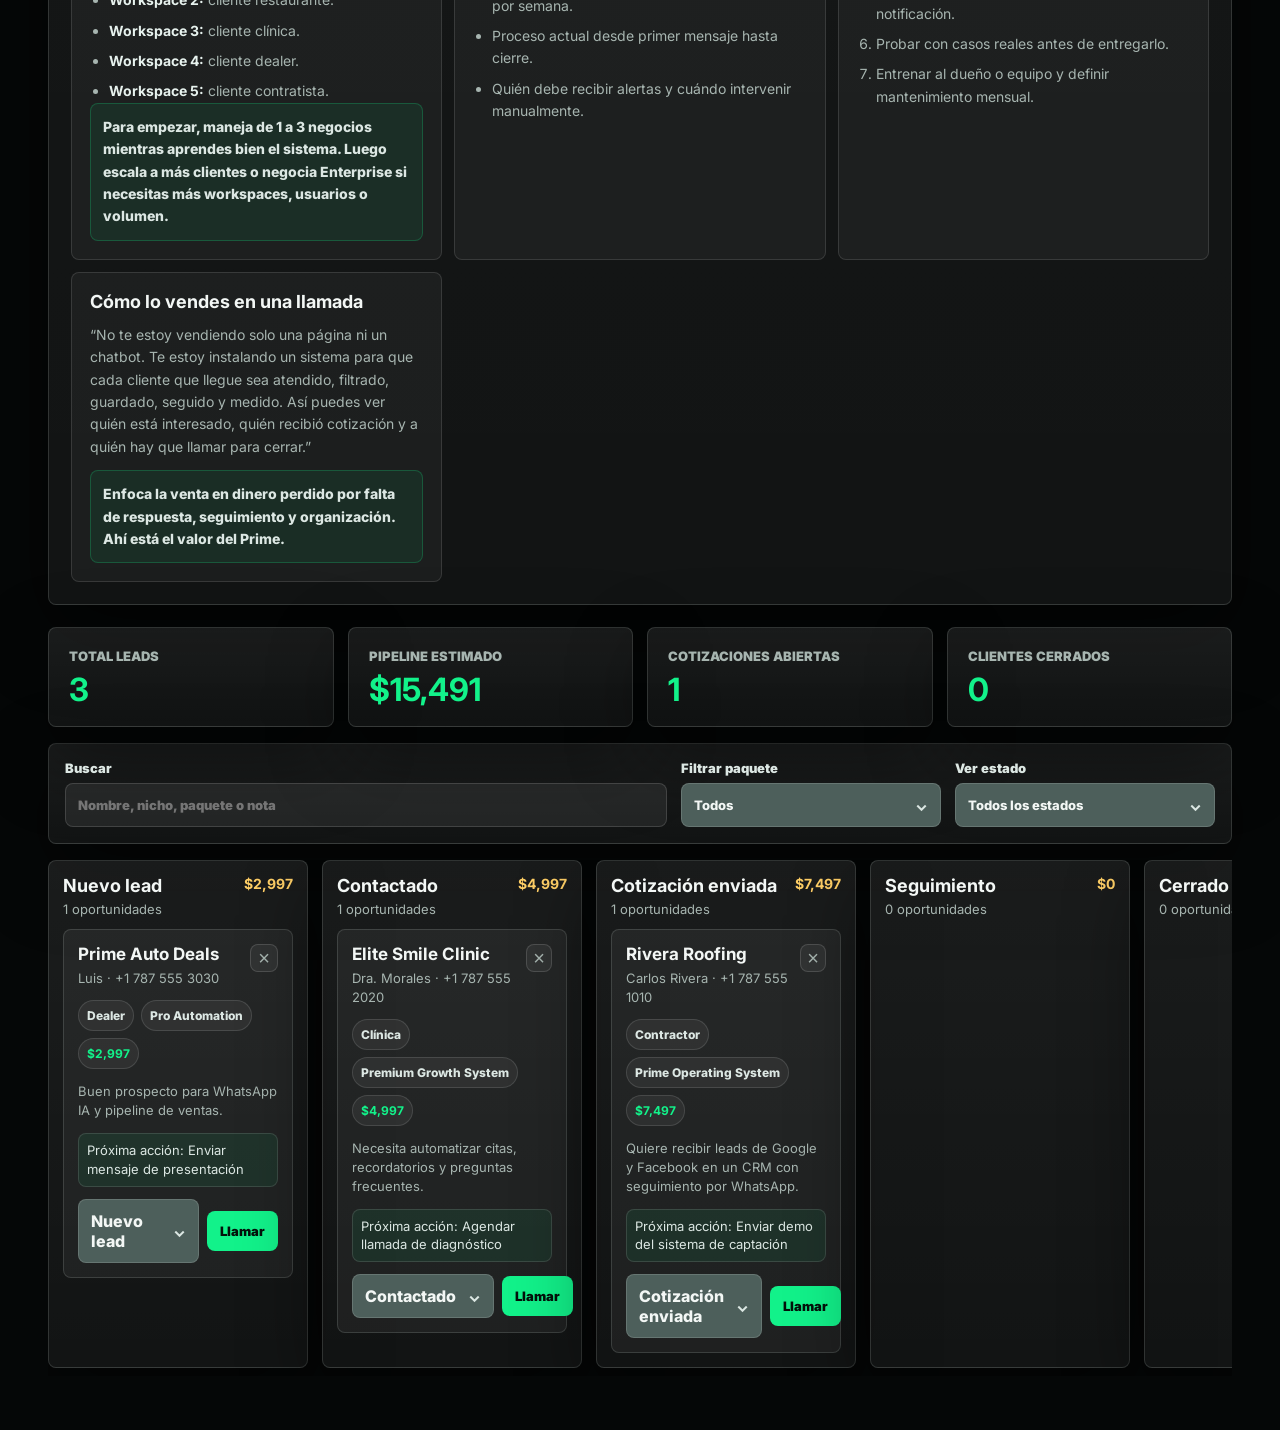
<file: specialist-ai-systems/dashboard.html>
<!doctype html>
<html lang="es">
  <head>
    <meta charset="utf-8" />
    <meta name="viewport" content="width=device-width, initial-scale=1" />
    <title>S.I.S Dashboard | Clientes y prospectos</title>
    <meta
      name="description"
      content="Dashboard CRM de S.I.S para organizar prospectos, clientes, paquetes, estados y próximas acciones."
    />
    <link rel="preconnect" href="https://fonts.googleapis.com" />
    <link rel="preconnect" href="https://fonts.gstatic.com" crossorigin />
    <link
      href="https://fonts.googleapis.com/css2?family=Inter:wght@400;500;600;700;800;900&display=swap"
      rel="stylesheet"
    />
    <link rel="stylesheet" href="./styles.css?v=20260524-2" />
  </head>
  <body class="dashboard-body">
    <header class="dashboard-header">
      <a class="brand" href="./index.html" aria-label="Volver a S.I.S">
        <img src="./assets/specialist-ai-logo.jpg" alt="" class="brand-mark" />
        <span><strong>S.I.S</strong> Client Dashboard</span>
      </a>
      <div class="dashboard-actions">
        <button class="ghost-button" id="exportCsv" type="button">Exportar CSV</button>
        <button class="header-cta" id="resetDemo" type="button">Reiniciar demo</button>
      </div>
    </header>

    <main class="dashboard-shell">
      <section class="dashboard-hero">
        <div>
          <p class="section-kicker">CRM interno</p>
          <h1>Controla tus clientes desde el teléfono.</h1>
          <p>
            Controla quién llegó, qué paquete le interesa, cuánto vale la
            oportunidad, cuándo dar seguimiento y qué clientes ya cerraron.
          </p>
          <div class="mobile-quick-actions">
            <a href="#leadForm">Añadir lead</a>
            <a href="#primeChecklist">Checklist Prime</a>
            <a href="#primeGuide">Guía Prime</a>
            <a href="#pipeline">Ver pipeline</a>
          </div>
        </div>
        <form class="lead-form" id="leadForm" autocomplete="off">
          <h2>Nuevo prospecto</h2>
          <label>
            Negocio o cliente
            <input name="business" placeholder="Ej. Rivera Roofing" required />
          </label>
          <div class="form-row">
            <label>
              Contacto
              <input name="contact" placeholder="Nombre" />
            </label>
            <label>
              Teléfono
              <input name="phone" placeholder="+1 787..." />
            </label>
          </div>
          <div class="form-row">
            <label>
              Nicho
              <select name="niche">
                <option>Contractor</option>
                <option>Real Estate</option>
                <option>Clínica</option>
                <option>Dealer</option>
                <option>Servicios locales</option>
                <option>Otro</option>
              </select>
            </label>
            <label>
              Paquete
              <select name="package">
                <option>Pro Automation</option>
                <option>Premium Growth System</option>
                <option>Prime Operating System</option>
              </select>
            </label>
          </div>
          <div class="form-row">
            <label>
              Valor estimado
              <input name="value" type="number" min="0" step="100" value="2997" placeholder="2997" readonly autocomplete="off" />
            </label>
            <label>
              Próxima acción
              <input name="nextAction" placeholder="Llamar mañana" />
            </label>
          </div>
          <label>
            Notas
            <textarea name="notes" placeholder="Qué necesita, objeciones, ideas para venderle..."></textarea>
          </label>
          <button class="button primary" type="submit">Añadir al dashboard</button>
        </form>
      </section>

      <section class="prime-playbook" id="primeChecklist">
        <div class="prime-playbook-head">
          <div>
            <p class="section-kicker">Sistema Prime</p>
            <h2>Checklist para instalar un Prime Operating System completo</h2>
            <p>
              Usa esta guía para llevar al cliente desde el diagnóstico hasta la
              entrega final sin saltarte pasos importantes.
            </p>
          </div>
          <button class="ghost-button" id="resetPrimeChecklist" type="button">Limpiar checklist</button>
        </div>

        <div class="prime-phases">
          <article class="prime-phase">
            <div class="phase-number">1</div>
            <h3>Diagnóstico del negocio</h3>
            <p>Entiende cómo vende, dónde pierde clientes y qué procesos hay que automatizar.</p>
            <label><input type="checkbox" data-prime-check="diagnostico-canales" /> Identificar canales: WhatsApp, Instagram, Facebook, web, llamadas y email.</label>
            <label><input type="checkbox" data-prime-check="diagnostico-volumen" /> Preguntar volumen de mensajes, leads, citas y ventas por semana.</label>
            <label><input type="checkbox" data-prime-check="diagnostico-perdidas" /> Detectar dónde se pierden clientes: respuesta lenta, falta de seguimiento o desorden.</label>
            <label><input type="checkbox" data-prime-check="diagnostico-faq" /> Documentar preguntas frecuentes, precios, horarios, servicios y objeciones comunes.</label>
          </article>

          <article class="prime-phase">
            <div class="phase-number">2</div>
            <h3>Diseño del flujo</h3>
            <p>Dibuja el recorrido completo del cliente desde el primer mensaje hasta el cierre.</p>
            <label><input type="checkbox" data-prime-check="flujo-entrada" /> Definir cómo entra el lead y qué datos se deben capturar.</label>
            <label><input type="checkbox" data-prime-check="flujo-calificacion" /> Crear preguntas de calificación: necesidad, urgencia, presupuesto y ubicación.</label>
            <label><input type="checkbox" data-prime-check="flujo-estados" /> Definir estados del pipeline: nuevo, contactado, cotización, seguimiento y cerrado.</label>
            <label><input type="checkbox" data-prime-check="flujo-humano" /> Decidir cuándo la IA pasa el cliente a una persona del equipo.</label>
          </article>

          <article class="prime-phase">
            <div class="phase-number">3</div>
            <h3>CRM y captura de leads</h3>
            <p>Organiza toda oportunidad en un solo panel para que nada se pierda.</p>
            <label><input type="checkbox" data-prime-check="crm-campos" /> Crear campos: nombre, teléfono, servicio, paquete, valor, estado y próxima acción.</label>
            <label><input type="checkbox" data-prime-check="crm-formulario" /> Conectar formulario o landing para capturar prospectos.</label>
            <label><input type="checkbox" data-prime-check="crm-notificacion" /> Activar notificación interna cuando llegue un lead nuevo.</label>
            <label><input type="checkbox" data-prime-check="crm-prueba" /> Probar que el lead entra completo y con el paquete correcto.</label>
          </article>

          <article class="prime-phase">
            <div class="phase-number">4</div>
            <h3>IA y respuestas 24/7</h3>
            <p>Entrena la IA para responder, filtrar y escalar sin inventar información.</p>
            <label><input type="checkbox" data-prime-check="ia-instrucciones" /> Escribir instrucciones de personalidad, límites y objetivo de la IA.</label>
            <label><input type="checkbox" data-prime-check="ia-faq" /> Cargar servicios, horarios, precios base, preguntas frecuentes y políticas.</label>
            <label><input type="checkbox" data-prime-check="ia-captura" /> Configurar que pida nombre, teléfono, necesidad y mejor hora de contacto.</label>
            <label><input type="checkbox" data-prime-check="ia-escalacion" /> Crear regla de escalación para clientes listos para comprar o casos delicados.</label>
          </article>

          <article class="prime-phase">
            <div class="phase-number">5</div>
            <h3>Automatizaciones</h3>
            <p>Conecta acciones automáticas para seguimiento, citas, reportes y operación interna.</p>
            <label><input type="checkbox" data-prime-check="auto-bienvenida" /> Mensaje de bienvenida y confirmación cuando entra un lead.</label>
            <label><input type="checkbox" data-prime-check="auto-seguimiento" /> Seguimiento automático si el cliente no responde.</label>
            <label><input type="checkbox" data-prime-check="auto-citas" /> Recordatorios de citas por WhatsApp, SMS o email.</label>
            <label><input type="checkbox" data-prime-check="auto-reporte" /> Reporte semanal con leads, cotizaciones, cierres y tareas pendientes.</label>
          </article>

          <article class="prime-phase">
            <div class="phase-number">6</div>
            <h3>Pruebas y entrega</h3>
            <p>Antes de cobrar entrega final, valida todo como si fueras un cliente real.</p>
            <label><input type="checkbox" data-prime-check="qa-form" /> Probar formulario, WhatsApp, CRM, notificaciones y agenda.</label>
            <label><input type="checkbox" data-prime-check="qa-ia" /> Confirmar que la IA no inventa precios ni promete cosas fuera del alcance.</label>
            <label><input type="checkbox" data-prime-check="qa-dashboard" /> Revisar que el dashboard muestre leads, estados, valores y próximas acciones.</label>
            <label><input type="checkbox" data-prime-check="qa-training" /> Entrenar al dueño o equipo para usar el CRM y dar seguimiento.</label>
          </article>
        </div>

        <div class="prime-scripts">
          <article>
            <h3>Preguntas para la llamada de diagnóstico</h3>
            <ul>
              <li>¿Por dónde te llegan más clientes ahora mismo?</li>
              <li>¿Cuántos mensajes o leads recibes por día?</li>
              <li>¿Quién contesta y cuánto tarda en responder?</li>
              <li>¿Qué preguntas hacen los clientes casi siempre?</li>
              <li>¿Qué pasa después de enviar una cotización?</li>
              <li>¿Qué sería una venta ganada para ti?</li>
            </ul>
          </article>
          <article>
            <h3>Entregables Prime</h3>
            <ul>
              <li>CRM completo con pipeline de ventas.</li>
              <li>Formulario o landing de captura.</li>
              <li>IA entrenada para ventas, soporte o recepción.</li>
              <li>Automatizaciones de seguimiento y notificaciones.</li>
              <li>Dashboard ejecutivo con métricas clave.</li>
              <li>Entrenamiento y soporte prioritario.</li>
            </ul>
          </article>
          <article>
            <h3>Frase para venderlo</h3>
            <p>
              “Te instalo un sistema que responde clientes, captura leads, los
              organiza en un CRM, agenda citas y da seguimiento automático para
              que no pierdas ventas.”
            </p>
          </article>
        </div>

        <section class="prime-guide" id="primeGuide" aria-label="Guía de lectura del Sistema Prime">
          <div class="prime-guide-head">
            <p class="section-kicker">Guía de lectura</p>
            <h2>Sistema Prime completo: qué es, cómo se instala y cómo explicarlo</h2>
            <p>
              Lee esta guía antes de hablar con un cliente. Te ayuda a entender
              qué vendes, qué datos debes pedir y cómo convertir la conversación
              en una propuesta profesional.
            </p>
          </div>

          <div class="prime-guide-grid">
            <article class="prime-guide-card featured-guide">
              <h3>Qué es un Sistema Prime</h3>
              <p>
                Es el sistema operativo digital del negocio. Une captación de
                leads, WhatsApp o chat con IA, CRM, agenda, automatizaciones,
                reportes y seguimiento para que el negocio no dependa de
                libretas, mensajes perdidos o memoria humana.
              </p>
              <ul>
                <li>Responde clientes 24/7 con información controlada.</li>
                <li>Captura nombre, teléfono, necesidad, presupuesto y urgencia.</li>
                <li>Ordena cada oportunidad por etapa dentro del CRM.</li>
                <li>Agenda, recuerda, da seguimiento y avisa al equipo.</li>
              </ul>
            </article>

            <article class="prime-guide-card">
              <h3>Módulos principales</h3>
              <ol>
                <li><strong>Lead Engine:</strong> landing, formulario, anuncios o WhatsApp para recibir prospectos.</li>
                <li><strong>IA de atención:</strong> responde preguntas, califica y recopila datos.</li>
                <li><strong>CRM:</strong> guarda prospectos, etapas, notas, valor y próxima acción.</li>
                <li><strong>Agenda:</strong> citas, confirmaciones y recordatorios.</li>
                <li><strong>Automatizaciones:</strong> bienvenida, seguimiento, alertas y reportes.</li>
                <li><strong>Dashboard:</strong> métricas de leads, cotizaciones, cierres y tareas.</li>
              </ol>
            </article>

            <article class="prime-guide-card">
              <h3>Herramientas sugeridas</h3>
              <ul>
                <li><strong>Web y formularios:</strong> página propia, Typeform, Tally o formulario HTML.</li>
                <li><strong>CRM:</strong> GoHighLevel, HubSpot, Airtable, Notion o dashboard propio.</li>
                <li><strong>Automatización:</strong> Make, Zapier, n8n o integraciones directas.</li>
                <li><strong>Comunicación:</strong> respond.io, WhatsApp Business API, email, SMS o web chat.</li>
                <li><strong>IA:</strong> asistente entrenado con servicios, reglas, límites y FAQs.</li>
              </ul>
            </article>

            <article class="prime-guide-card featured-guide respond-guide">
              <h3>respond.io como centro de mensajes</h3>
              <p>
                respond.io puede ser el centro de conversaciones del Sistema
                Prime. Desde ahí puedes manejar WhatsApp, Instagram, Facebook,
                web chat y otros canales en una sola bandeja, con varios
                agentes, automatizaciones, IA, reportes e integraciones.
              </p>
              <ul>
                <li><strong>Bandeja unificada:</strong> todos los mensajes llegan a un panel.</li>
                <li><strong>WhatsApp multiagente:</strong> varias personas pueden atender desde el mismo número.</li>
                <li><strong>Automatizaciones:</strong> clasifica leads, asigna conversaciones y envía seguimientos.</li>
                <li><strong>IA:</strong> ayuda a responder, resumir y asistir al equipo.</li>
                <li><strong>Reportes:</strong> mide conversaciones, tiempos de respuesta y rendimiento.</li>
              </ul>
            </article>

            <article class="prime-guide-card">
              <h3>Cuántos negocios manejar en respond.io</h3>
              <p>
                La forma correcta es separar cada negocio por workspace. Un
                workspace es un espacio independiente con su propio WhatsApp,
                clientes, agentes, automatizaciones, reportes y conversaciones.
              </p>
              <ul>
                <li><strong>Workspace 1:</strong> S.I.S.</li>
                <li><strong>Workspace 2:</strong> cliente restaurante.</li>
                <li><strong>Workspace 3:</strong> cliente clínica.</li>
                <li><strong>Workspace 4:</strong> cliente dealer.</li>
                <li><strong>Workspace 5:</strong> cliente contratista.</li>
              </ul>
              <p class="guide-note">
                Para empezar, maneja de 1 a 3 negocios mientras aprendes bien
                el sistema. Luego escala a más clientes o negocia Enterprise si
                necesitas más workspaces, usuarios o volumen.
              </p>
            </article>

            <article class="prime-guide-card">
              <h3>Datos que debes pedir al cliente</h3>
              <ul>
                <li>Servicios, precios base, horarios y zonas donde trabaja.</li>
                <li>Preguntas frecuentes y objeciones que más escucha.</li>
                <li>Canales actuales: WhatsApp, Instagram, Facebook, web, llamadas o email.</li>
                <li>Volumen aproximado de leads, citas y ventas por semana.</li>
                <li>Proceso actual desde primer mensaje hasta cierre.</li>
                <li>Quién debe recibir alertas y cuándo intervenir manualmente.</li>
              </ul>
            </article>

            <article class="prime-guide-card">
              <h3>Orden correcto de instalación</h3>
              <ol>
                <li>Diagnosticar el negocio y detectar pérdidas de ventas.</li>
                <li>Diseñar el flujo del cliente y las etapas del pipeline.</li>
                <li>Crear formularios, CRM y campos obligatorios.</li>
                <li>Entrenar la IA con información real del negocio.</li>
                <li>Conectar automatizaciones de seguimiento y notificación.</li>
                <li>Probar con casos reales antes de entregarlo.</li>
                <li>Entrenar al dueño o equipo y definir mantenimiento mensual.</li>
              </ol>
            </article>

            <article class="prime-guide-card">
              <h3>Cómo lo vendes en una llamada</h3>
              <p>
                “No te estoy vendiendo solo una página ni un chatbot. Te estoy
                instalando un sistema para que cada cliente que llegue sea
                atendido, filtrado, guardado, seguido y medido. Así puedes ver
                quién está interesado, quién recibió cotización y a quién hay
                que llamar para cerrar.”
              </p>
              <p class="guide-note">
                Enfoca la venta en dinero perdido por falta de respuesta,
                seguimiento y organización. Ahí está el valor del Prime.
              </p>
            </article>
          </div>
        </section>
      </section>

      <section class="metric-grid" aria-label="Resumen del pipeline">
        <article>
          <span>Total leads</span>
          <strong id="metricTotal">0</strong>
        </article>
        <article>
          <span>Pipeline estimado</span>
          <strong id="metricValue">$0</strong>
        </article>
        <article>
          <span>Cotizaciones abiertas</span>
          <strong id="metricQuotes">0</strong>
        </article>
        <article>
          <span>Clientes cerrados</span>
          <strong id="metricWon">0</strong>
        </article>
      </section>

      <section class="toolbar">
        <label>
          Buscar
          <input id="searchInput" placeholder="Nombre, nicho, paquete o nota" />
        </label>
        <label>
          Filtrar paquete
          <select id="packageFilter">
            <option value="all">Todos</option>
            <option>Pro Automation</option>
            <option>Premium Growth System</option>
            <option>Prime Operating System</option>
          </select>
        </label>
        <label class="mobile-status-filter">
          Ver estado
          <select id="statusFilter">
            <option value="all">Todos los estados</option>
          </select>
        </label>
      </section>

      <section class="pipeline" id="pipeline" aria-label="Pipeline de clientes"></section>
    </main>

    <template id="leadCardTemplate">
      <article class="lead-card">
        <div class="lead-card-top">
          <div>
            <h3></h3>
            <p class="lead-meta"></p>
          </div>
          <button class="delete-lead" type="button" aria-label="Eliminar prospecto">×</button>
        </div>
        <div class="lead-tags"></div>
        <p class="lead-notes"></p>
        <div class="lead-next"></div>
        <div class="lead-controls">
          <select class="status-select" aria-label="Cambiar estado"></select>
          <a class="call-link">Llamar</a>
        </div>
      </article>
    </template>

    <script src="./dashboard.js?v=20260524-2"></script>
  </body>
</html>
</file>
<file: specialist-ai-systems/styles.css>
:root {
  --bg: #050707;
  --surface: #0b1011;
  --surface-2: #11181a;
  --card: rgba(255, 255, 255, 0.055);
  --card-strong: rgba(255, 255, 255, 0.09);
  --text: #f3f7f5;
  --muted: #a7b5b0;
  --line: rgba(230, 246, 240, 0.14);
  --green: #12f28a;
  --green-dark: #04110b;
  --cyan: #47c7df;
  --amber: #ffcf66;
  --danger: #ff7474;
  --shadow: 0 28px 80px rgba(0, 0, 0, 0.46);
}

* {
  box-sizing: border-box;
}

html {
  scroll-behavior: smooth;
  max-width: 100%;
  overflow-x: hidden;
}

body {
  margin: 0;
  max-width: 100%;
  overflow-x: hidden;
  background:
    radial-gradient(circle at 78% 8%, rgba(18, 242, 138, 0.1), transparent 28%),
    radial-gradient(circle at 16% 42%, rgba(71, 199, 223, 0.08), transparent 24%),
    var(--bg);
  color: var(--text);
  font-family: "Inter", Arial, sans-serif;
}

a {
  color: inherit;
  text-decoration: none;
}

.site-header {
  position: fixed;
  top: 0;
  left: 0;
  right: 0;
  z-index: 20;
  display: grid;
  grid-template-columns: minmax(0, 1fr) auto minmax(0, 1fr);
  align-items: center;
  gap: 24px;
  padding: 16px clamp(18px, 4vw, 58px);
  border-bottom: 1px solid rgba(255, 255, 255, 0.08);
  background: rgba(5, 7, 7, 0.82);
  backdrop-filter: blur(18px);
}

.site-header > * {
  min-width: 0;
}

.brand {
  display: inline-flex;
  align-items: center;
  gap: 12px;
  min-width: 0;
  font-weight: 900;
}

.brand-mark {
  width: 42px;
  height: 42px;
  border: 1px solid rgba(18, 242, 138, 0.46);
  border-radius: 50%;
  object-fit: cover;
  object-position: center 38%;
  box-shadow: 0 0 28px rgba(18, 242, 138, 0.24);
}

.nav {
  display: flex;
  gap: 4px;
  padding: 6px;
  border: 1px solid rgba(255, 255, 255, 0.08);
  border-radius: 999px;
  background: rgba(255, 255, 255, 0.045);
}

.nav a {
  padding: 9px 13px;
  color: var(--muted);
  font-size: 14px;
  font-weight: 700;
}

.nav a:hover {
  color: var(--text);
}

.header-cta,
.button,
.plan-button {
  transition: transform 160ms ease, border-color 160ms ease, background 160ms ease;
}

.header-cta:hover,
.button:hover,
.plan-button:hover {
  transform: translateY(-1px);
}

.header-cta {
  justify-self: end;
  padding: 12px 16px;
  border: 1px solid rgba(18, 242, 138, 0.38);
  border-radius: 8px;
  color: var(--green-dark);
  background: var(--green);
  font-size: 14px;
  font-weight: 900;
  box-shadow: 0 12px 34px rgba(18, 242, 138, 0.16);
}

.hero {
  position: relative;
  min-height: 94vh;
  display: grid;
  align-items: end;
  overflow: hidden;
  padding: 162px clamp(20px, 6vw, 86px) 54px;
}

.hero-media,
.hero-overlay {
  position: absolute;
  inset: 0;
}

.hero-media img {
  width: 100%;
  height: 100%;
  object-fit: cover;
  object-position: center 32%;
  opacity: 0.44;
  filter: saturate(1.04) contrast(1.08);
}

.hero-overlay {
  background:
    linear-gradient(90deg, rgba(5, 7, 7, 0.99) 0%, rgba(5, 7, 7, 0.83) 45%, rgba(5, 7, 7, 0.28) 100%),
    linear-gradient(0deg, var(--bg) 0%, rgba(5, 7, 7, 0) 46%);
}

.hero-inner {
  position: relative;
  z-index: 1;
}

.hero-content {
  position: relative;
  min-width: 0;
  max-width: 760px;
}

.eyebrow,
.section-kicker {
  margin: 0 0 14px;
  color: var(--green);
  font-size: 13px;
  font-weight: 900;
  letter-spacing: 0;
  text-transform: uppercase;
}

h1,
h2,
h3,
p {
  letter-spacing: 0;
}

h1 {
  max-width: 900px;
  margin: 0;
  font-size: 70px;
  line-height: 1;
  font-weight: 900;
  overflow-wrap: break-word;
}

.hero-copy {
  max-width: 760px;
  margin: 24px 0 0;
  color: #d8e4df;
  font-size: 22px;
  line-height: 1.5;
}

.hero-actions {
  display: flex;
  flex-wrap: wrap;
  gap: 12px;
  margin-top: 32px;
}

.button {
  display: inline-flex;
  align-items: center;
  justify-content: center;
  min-height: 50px;
  padding: 14px 18px;
  border-radius: 8px;
  font-weight: 900;
}

.button.primary {
  background: var(--green);
  color: var(--green-dark);
  box-shadow: 0 16px 52px rgba(18, 242, 138, 0.2);
}

.button.secondary {
  border: 1px solid rgba(255, 255, 255, 0.22);
  color: var(--text);
  background: rgba(255, 255, 255, 0.075);
}

.hero-stats {
  display: grid;
  grid-template-columns: repeat(3, minmax(0, 1fr));
  gap: 12px;
  max-width: 780px;
  margin-top: 42px;
}

.hero-stats div {
  padding: 18px;
  border: 1px solid var(--line);
  border-radius: 8px;
  background: rgba(11, 16, 17, 0.78);
}

.hero-stats strong {
  display: block;
  color: var(--green);
  font-size: 28px;
}

.hero-stats span {
  display: block;
  margin-top: 4px;
  color: var(--muted);
  font-size: 14px;
  line-height: 1.35;
}

.section {
  padding: 84px clamp(20px, 6vw, 86px);
}

.intro {
  display: grid;
  grid-template-columns: minmax(0, 1.15fr) minmax(280px, 0.7fr) minmax(180px, 240px);
  align-items: center;
  gap: 44px;
  border-top: 1px solid var(--line);
  border-bottom: 1px solid var(--line);
  background: var(--surface);
}

.diagnostic-image {
  justify-self: end;
  width: min(100%, 240px);
  aspect-ratio: 1.22;
  overflow: hidden;
  border: 1px solid rgba(18, 242, 138, 0.22);
  border-radius: 8px;
  background: rgba(255, 255, 255, 0.05);
  box-shadow: 0 18px 48px rgba(0, 0, 0, 0.34);
}

.diagnostic-image img {
  display: block;
  width: 100%;
  height: 100%;
  object-fit: cover;
  object-position: center;
}

.intro h2,
.section-heading h2,
.systems h2,
.proof h2,
.cta-section h2,
.faq h2 {
  margin: 0;
  font-size: 52px;
  line-height: 1;
}

.intro p,
.section-heading p,
.systems p,
.cta-section p,
.faq p {
  color: var(--muted);
  font-size: 18px;
  line-height: 1.7;
}

.section-heading {
  display: grid;
  grid-template-columns: minmax(0, 0.95fr) minmax(260px, 0.45fr);
  align-items: end;
  gap: 34px;
  margin-bottom: 34px;
}

.section-heading.compact {
  grid-template-columns: 1fr;
}

.section-heading h2 {
  max-width: 820px;
}

.section-heading p {
  margin: 0;
}

.service-grid,
.pricing-grid,
.faq-grid {
  display: grid;
  grid-template-columns: repeat(3, minmax(0, 1fr));
  gap: 16px;
}

.pricing-grid {
  align-items: stretch;
}

.service-card,
.price-card,
.proof-panel,
.contact-box,
.faq-grid article,
.quote-note,
.compare-grid {
  border: 1px solid var(--line);
  border-radius: 8px;
  background: linear-gradient(180deg, var(--card-strong), var(--card));
  box-shadow: var(--shadow);
}

.service-card {
  min-height: 318px;
  padding: 26px;
}

.icon {
  display: inline-flex;
  align-items: center;
  justify-content: center;
  width: 44px;
  height: 44px;
  border: 1px solid rgba(18, 242, 138, 0.34);
  border-radius: 50%;
  color: var(--green);
  font-weight: 900;
  background: rgba(18, 242, 138, 0.09);
}

.service-card h3,
.price-card h3,
.faq-grid h3 {
  margin: 24px 0 10px;
  font-size: 22px;
}

.service-card p,
.price-card p,
.service-card li,
.price-card li,
.faq-grid p {
  color: var(--muted);
  line-height: 1.6;
}

.service-card ul {
  margin: 18px 0 0;
  padding-left: 18px;
}

.service-card li + li {
  margin-top: 8px;
}

.packages {
  border-top: 1px solid var(--line);
  border-bottom: 1px solid var(--line);
  background:
    radial-gradient(circle at 50% 0%, rgba(18, 242, 138, 0.16), transparent 34%),
    radial-gradient(circle at 82% 18%, rgba(71, 199, 223, 0.12), transparent 28%),
    linear-gradient(180deg, rgba(11, 16, 17, 0.96), rgba(5, 7, 7, 0.98));
}

.pricing-shell {
  position: relative;
  padding: clamp(22px, 4vw, 34px);
  overflow: hidden;
  border: 1px solid rgba(230, 246, 240, 0.1);
  border-radius: 8px;
  background:
    linear-gradient(135deg, rgba(255, 255, 255, 0.065), rgba(255, 255, 255, 0.018)),
    rgba(6, 11, 11, 0.72);
  box-shadow: 0 34px 120px rgba(0, 0, 0, 0.5);
}

.pricing-shell::before {
  content: "";
  position: absolute;
  inset: 0;
  pointer-events: none;
  background:
    linear-gradient(rgba(255, 255, 255, 0.035) 1px, transparent 1px),
    linear-gradient(90deg, rgba(255, 255, 255, 0.03) 1px, transparent 1px);
  background-size: 42px 42px;
  mask-image: linear-gradient(180deg, rgba(0, 0, 0, 0.78), transparent 74%);
}

.pricing-heading {
  position: relative;
  z-index: 1;
  max-width: 920px;
  margin: 0 auto clamp(28px, 5vw, 48px);
  text-align: center;
}

.pricing-heading h2 {
  margin: 0;
  font-size: 68px;
  line-height: 0.98;
  letter-spacing: 0;
}

.pricing-heading p:last-child {
  max-width: 760px;
  margin: 20px auto 0;
  color: var(--muted);
  font-size: 20px;
  line-height: 1.7;
}

.price-card {
  position: relative;
  display: flex;
  flex-direction: column;
  min-height: 100%;
  padding: clamp(22px, 2.6vw, 30px);
  overflow: hidden;
  border: 1px solid rgba(230, 246, 240, 0.13);
  border-radius: 8px;
  background:
    linear-gradient(180deg, rgba(255, 255, 255, 0.074), rgba(255, 255, 255, 0.032)),
    rgba(7, 12, 12, 0.86);
  box-shadow: 0 24px 72px rgba(0, 0, 0, 0.38);
  backdrop-filter: blur(18px);
  transition:
    transform 180ms ease,
    border-color 180ms ease,
    box-shadow 180ms ease,
    background 180ms ease;
}

.price-card:hover {
  transform: translateY(-6px);
  border-color: rgba(18, 242, 138, 0.44);
  box-shadow:
    0 34px 90px rgba(0, 0, 0, 0.48),
    0 0 48px rgba(18, 242, 138, 0.13);
}

.system-card::before {
  content: "";
  position: absolute;
  inset: 0;
  pointer-events: none;
  background: linear-gradient(135deg, rgba(18, 242, 138, 0.11), transparent 32%, rgba(71, 199, 223, 0.07));
  opacity: 0.8;
}

.system-card > * {
  position: relative;
  z-index: 1;
}

.plan-glow {
  position: absolute;
  top: -80px;
  right: -90px;
  width: 190px;
  height: 190px;
  border-radius: 50%;
  background: rgba(18, 242, 138, 0.16);
  filter: blur(38px);
  opacity: 0.75;
}

.price-card.featured {
  border-color: rgba(18, 242, 138, 0.56);
  background:
    linear-gradient(180deg, rgba(18, 242, 138, 0.16), rgba(255, 255, 255, 0.042)),
    rgba(8, 15, 14, 0.94);
  box-shadow:
    0 34px 100px rgba(0, 0, 0, 0.5),
    0 0 64px rgba(18, 242, 138, 0.18);
}

.price-card.prime {
  border-color: rgba(71, 199, 223, 0.42);
}

.price-card.prime .plan-glow {
  background: rgba(71, 199, 223, 0.18);
}

.badge {
  position: relative;
  display: inline-flex;
  width: fit-content;
  margin-bottom: 18px;
  padding: 7px 11px;
  border-radius: 999px;
  border: 1px solid rgba(18, 242, 138, 0.36);
  background: rgba(18, 242, 138, 0.13);
  color: var(--green);
  font-size: 12px;
  font-weight: 900;
  text-transform: uppercase;
  box-shadow: 0 0 30px rgba(18, 242, 138, 0.16);
}

.plan-topline {
  display: flex;
  align-items: center;
  justify-content: space-between;
  gap: 12px;
  margin-bottom: 10px;
}

.plan-label {
  color: var(--green);
  font-size: 13px;
  font-weight: 900;
  letter-spacing: 0;
  text-transform: uppercase;
}

.plan-time {
  padding: 8px 10px;
  border: 1px solid rgba(71, 199, 223, 0.28);
  border-radius: 999px;
  color: #dce7e3;
  font-size: 12px;
  font-weight: 800;
  background: rgba(71, 199, 223, 0.075);
}

.plan-desc {
  min-height: 74px;
  margin: 12px 0 0;
  color: #dce7e3 !important;
  font-size: 16px;
  line-height: 1.6;
}

.price {
  margin-top: 14px;
  color: var(--text);
  font-size: 42px;
  font-weight: 900;
  line-height: 1;
  max-width: 100%;
  overflow-wrap: anywhere;
}

.price-card.prime .price {
  font-size: 40px;
}

.price-stack {
  margin: 18px 0 22px;
  padding: 18px;
  border: 1px solid rgba(18, 242, 138, 0.17);
  border-radius: 8px;
  background:
    linear-gradient(135deg, rgba(18, 242, 138, 0.08), rgba(71, 199, 223, 0.035)),
    rgba(255, 255, 255, 0.04);
}

.system-icon {
  display: grid;
  place-items: center;
  width: 46px;
  height: 46px;
  margin-top: 8px;
  border: 1px solid rgba(18, 242, 138, 0.3);
  border-radius: 8px;
  background:
    linear-gradient(135deg, rgba(18, 242, 138, 0.17), rgba(71, 199, 223, 0.07)),
    rgba(255, 255, 255, 0.05);
  box-shadow: inset 0 0 24px rgba(18, 242, 138, 0.1);
}

.system-icon span {
  width: 18px;
  height: 18px;
  border: 2px solid var(--green);
  border-radius: 5px;
  box-shadow:
    9px 0 0 -4px var(--cyan),
    0 9px 0 -4px var(--cyan),
    0 0 20px rgba(18, 242, 138, 0.42);
}

.price-range {
  display: flex;
  flex-wrap: wrap;
  align-items: baseline;
  gap: 4px 10px;
  line-height: 0.95;
}

.price-separator {
  color: var(--muted);
  font-size: 0.54em;
  font-weight: 900;
}

.retainer {
  margin: 8px 0 0;
  color: var(--cyan) !important;
  font-size: 14px !important;
  font-weight: 900;
}

.plan-section {
  margin-top: 16px;
  padding-top: 16px;
  border-top: 1px solid rgba(230, 246, 240, 0.1);
}

.plan-section h4 {
  margin: 0 0 10px;
  color: var(--text);
  font-size: 13px;
  font-weight: 900;
  letter-spacing: 0;
  text-transform: uppercase;
}

.plan-section p {
  margin: 0;
  color: var(--muted);
  line-height: 1.65;
}

.feature-list {
  flex: 1;
  margin: 0;
  padding: 0;
  list-style: none;
}

.feature-list li,
.problem-list li {
  position: relative;
  padding-left: 22px;
  color: var(--muted);
  line-height: 1.45;
}

.feature-list li::before,
.problem-list li::before {
  content: "";
  position: absolute;
  top: 0.62em;
  left: 0;
  width: 8px;
  height: 8px;
  border-radius: 50%;
  background: var(--green);
  box-shadow: 0 0 14px rgba(18, 242, 138, 0.55);
}

.problem-list {
  display: grid;
  grid-template-columns: 1fr;
  gap: 9px;
  margin: 0;
  padding: 0;
  list-style: none;
}

.problem-list li::before {
  background: var(--cyan);
  box-shadow: 0 0 14px rgba(71, 199, 223, 0.5);
}

.feature-list li + li {
  margin-top: 10px;
}

.result-panel {
  margin-top: 20px;
  padding: 16px;
  border: 1px solid rgba(18, 242, 138, 0.24);
  border-radius: 8px;
  background:
    linear-gradient(135deg, rgba(18, 242, 138, 0.1), rgba(71, 199, 223, 0.05)),
    rgba(255, 255, 255, 0.04);
}

.result-panel span {
  color: var(--green);
  font-size: 12px;
  font-weight: 900;
  letter-spacing: 0;
  text-transform: uppercase;
}

.result-panel p {
  margin: 8px 0 0;
  color: #e9f4f0;
  line-height: 1.55;
}

.plan-button {
  display: inline-flex;
  align-items: center;
  justify-content: center;
  margin-top: 26px;
  padding: 14px 16px;
  border: 1px solid rgba(18, 242, 138, 0.42);
  border-radius: 8px;
  color: var(--green-dark);
  background:
    linear-gradient(135deg, var(--green), #8cffd0);
  font-weight: 900;
  box-shadow: 0 14px 42px rgba(18, 242, 138, 0.16);
}

.plan-button:hover {
  box-shadow: 0 18px 52px rgba(18, 242, 138, 0.24);
}

.quote-note {
  margin-top: 22px;
  padding: 18px 20px;
  color: var(--muted);
  line-height: 1.6;
  border: 1px solid rgba(230, 246, 240, 0.1);
  border-radius: 8px;
  background: rgba(255, 255, 255, 0.045);
}

.quote-note strong {
  color: var(--text);
}

.why-sis {
  display: grid;
  grid-template-columns: minmax(0, 1fr) auto;
  gap: 24px;
  align-items: center;
  margin-top: 24px;
  padding: clamp(24px, 4vw, 40px);
  border: 1px solid rgba(18, 242, 138, 0.26);
  border-radius: 8px;
  background:
    radial-gradient(circle at 92% 50%, rgba(18, 242, 138, 0.16), transparent 28%),
    linear-gradient(135deg, rgba(18, 242, 138, 0.09), rgba(71, 199, 223, 0.055)),
    rgba(255, 255, 255, 0.045);
  box-shadow: var(--shadow);
}

.why-sis h3 {
  margin: 0;
  font-size: 52px;
  line-height: 1;
}

.why-sis p:last-child {
  max-width: 760px;
  margin: 16px 0 0;
  color: var(--muted);
  font-size: 17px;
  line-height: 1.7;
}

.premium-cta {
  display: inline-flex;
  align-items: center;
  justify-content: center;
  min-height: 54px;
  padding: 0 22px;
  border: 1px solid rgba(18, 242, 138, 0.45);
  border-radius: 8px;
  color: var(--green-dark);
  background: linear-gradient(135deg, var(--green), #78f8ff);
  font-weight: 900;
  white-space: nowrap;
  box-shadow: 0 20px 56px rgba(18, 242, 138, 0.2);
  transition: transform 160ms ease, box-shadow 160ms ease;
}

.premium-cta:hover {
  transform: translateY(-2px);
  box-shadow: 0 26px 70px rgba(18, 242, 138, 0.28);
}

.dashboard-preview-block {
  display: grid;
  grid-template-columns: minmax(0, 1.25fr) minmax(280px, 0.75fr);
  gap: 24px;
  align-items: center;
  margin-top: 24px;
  padding: clamp(18px, 3vw, 28px);
  border: 1px solid rgba(71, 199, 223, 0.24);
  border-radius: 8px;
  background:
    linear-gradient(135deg, rgba(71, 199, 223, 0.12), rgba(18, 242, 138, 0.055)),
    rgba(255, 255, 255, 0.045);
  box-shadow: var(--shadow);
}

.dashboard-preview-media {
  width: 100%;
  overflow: hidden;
  border: 1px solid rgba(255, 255, 255, 0.13);
  border-radius: 8px;
  background: rgba(5, 7, 7, 0.68);
  box-shadow: 0 24px 64px rgba(0, 0, 0, 0.34);
  transform: translateY(-8px);
}

.dashboard-preview-media img {
  display: block;
  width: 100%;
  height: auto;
}

.dashboard-preview-copy h3 {
  margin: 0;
  font-size: 36px;
  line-height: 1.08;
}

.dashboard-preview-copy p:last-child {
  margin: 16px 0 0;
  color: var(--muted);
  font-size: 17px;
  line-height: 1.7;
}

.dashboard-demo-link {
  display: inline-flex;
  align-items: center;
  justify-content: center;
  width: fit-content;
  min-height: 46px;
  margin-top: 18px;
  padding: 12px 18px;
  border: 1px solid rgba(18, 242, 138, 0.42);
  border-radius: 8px;
  background: rgba(18, 242, 138, 0.12);
  color: var(--green);
  font-size: 13px;
  font-weight: 900;
  text-transform: uppercase;
}

.dashboard-demo-link:hover {
  background: rgba(18, 242, 138, 0.2);
}

.advisor-signup {
  display: grid;
  grid-template-columns: minmax(0, 0.9fr) minmax(320px, 1.1fr);
  gap: 28px;
  align-items: start;
  margin-top: 22px;
  padding: clamp(24px, 4vw, 40px);
  border: 1px solid rgba(18, 242, 138, 0.26);
  border-radius: 8px;
  background:
    linear-gradient(135deg, rgba(18, 242, 138, 0.1), rgba(71, 199, 223, 0.055)),
    rgba(255, 255, 255, 0.045);
  box-shadow: var(--shadow);
}

.advisor-copy h3 {
  max-width: 720px;
  margin: 0;
  font-size: 46px;
  line-height: 1.02;
}

.advisor-copy p {
  max-width: 620px;
  margin: 18px 0 0;
  color: var(--muted);
  font-size: 17px;
  line-height: 1.7;
}

.advisor-points {
  display: flex;
  flex-wrap: wrap;
  gap: 10px;
  margin-top: 24px;
}

.advisor-points span {
  padding: 10px 12px;
  border: 1px solid rgba(18, 242, 138, 0.22);
  border-radius: 999px;
  color: #dce7e3;
  background: rgba(18, 242, 138, 0.08);
  font-size: 14px;
  font-weight: 900;
}

.advisor-form {
  display: grid;
  grid-template-columns: repeat(2, minmax(0, 1fr));
  gap: 14px;
}

.advisor-form label {
  display: grid;
  gap: 8px;
  color: #dce7e3;
  font-size: 13px;
  font-weight: 900;
}

.advisor-form input,
.advisor-form select,
.advisor-form textarea {
  width: 100%;
  min-height: 48px;
  border: 1px solid rgba(255, 255, 255, 0.15);
  border-radius: 8px;
  color: var(--text);
  background: rgba(5, 7, 7, 0.7);
  font: inherit;
  font-size: 15px;
  outline: none;
}

.advisor-form input,
.advisor-form select {
  padding: 0 14px;
}

.advisor-form textarea {
  min-height: 118px;
  padding: 14px;
  resize: vertical;
}

.advisor-form select option {
  color: var(--text);
  background: #151a1c;
}

.advisor-form input:focus,
.advisor-form select:focus,
.advisor-form textarea:focus {
  border-color: rgba(18, 242, 138, 0.52);
  box-shadow: 0 0 0 3px rgba(18, 242, 138, 0.12);
}

.advisor-message,
.advisor-submit {
  grid-column: 1 / -1;
}

.advisor-submit {
  min-height: 52px;
  border: 1px solid rgba(18, 242, 138, 0.42);
  border-radius: 8px;
  color: var(--green-dark);
  background: var(--green);
  font: inherit;
  font-weight: 900;
  cursor: pointer;
  transition: transform 160ms ease, box-shadow 160ms ease;
}

.advisor-submit:hover {
  transform: translateY(-1px);
  box-shadow: 0 16px 52px rgba(18, 242, 138, 0.2);
}

.comparison {
  background: var(--bg);
}

.compare-grid {
  overflow: hidden;
  background: rgba(255, 255, 255, 0.045);
}

.compare-row {
  display: grid;
  grid-template-columns: minmax(220px, 1.2fr) repeat(3, minmax(120px, 0.55fr));
  border-top: 1px solid var(--line);
}

.compare-row:first-child {
  border-top: 0;
}

.compare-row span,
.compare-row strong {
  padding: 18px;
  border-left: 1px solid var(--line);
  color: var(--muted);
  line-height: 1.35;
}

.compare-row span:first-child,
.compare-row strong:first-child {
  border-left: 0;
}

.compare-row strong {
  color: var(--text);
}

.compare-head {
  background: rgba(18, 242, 138, 0.11);
}

.compare-head span {
  color: var(--text);
  font-weight: 900;
}

.systems {
  display: grid;
  grid-template-columns: minmax(0, 0.82fr) minmax(320px, 1fr);
  gap: 42px;
  align-items: center;
  background:
    linear-gradient(135deg, rgba(71, 199, 223, 0.11), transparent 42%),
    var(--surface);
}

.systems-copy {
  max-width: 700px;
}

.workflow {
  display: grid;
  gap: 12px;
}

.workflow div {
  display: flex;
  align-items: center;
  gap: 16px;
  padding: 18px;
  border: 1px solid var(--line);
  border-radius: 8px;
  background: rgba(255, 255, 255, 0.05);
  color: #dce7e3;
  font-weight: 800;
}

.workflow span {
  display: inline-flex;
  flex: 0 0 34px;
  align-items: center;
  justify-content: center;
  height: 34px;
  border-radius: 50%;
  background: var(--green);
  color: var(--green-dark);
  font-weight: 900;
}

.proof {
  background: var(--bg);
}

.proof-panel {
  padding: clamp(28px, 5vw, 56px);
  background:
    linear-gradient(120deg, rgba(18, 242, 138, 0.12), rgba(71, 199, 223, 0.08), rgba(255, 207, 102, 0.05)),
    var(--surface-2);
}

.industries {
  display: flex;
  flex-wrap: wrap;
  gap: 10px;
  margin-top: 28px;
}

.industries span {
  padding: 10px 14px;
  border: 1px solid rgba(255, 255, 255, 0.13);
  border-radius: 999px;
  color: #dce7e3;
  background: rgba(255, 255, 255, 0.055);
  font-weight: 800;
}

.faq {
  border-top: 1px solid var(--line);
}

.faq-grid {
  grid-template-columns: repeat(4, minmax(0, 1fr));
}

.faq-grid article {
  min-height: 210px;
  padding: 24px;
}

.faq-grid h3 {
  margin-top: 0;
  font-size: 20px;
}

.cta-section {
  display: grid;
  grid-template-columns: minmax(0, 1fr) minmax(300px, 430px);
  gap: 30px;
  align-items: center;
  border-top: 1px solid var(--line);
  background:
    linear-gradient(135deg, rgba(18, 242, 138, 0.12), transparent 42%),
    var(--surface);
}

.contact-box {
  padding: 28px;
}

.cta-points {
  display: flex;
  flex-wrap: wrap;
  gap: 10px;
  margin-top: 24px;
}

.cta-points span {
  padding: 10px 12px;
  border: 1px solid rgba(18, 242, 138, 0.22);
  border-radius: 999px;
  color: #dce7e3;
  background: rgba(18, 242, 138, 0.08);
  font-size: 14px;
  font-weight: 900;
}

.contact-label {
  margin-top: 0;
  color: var(--green);
  font-weight: 900;
}

.contact-title {
  margin: 0 0 18px;
  color: var(--text) !important;
  font-size: 22px !important;
  font-weight: 900;
  line-height: 1.25 !important;
}

.contact-box a {
  display: block;
  margin-top: 13px;
  color: var(--text);
  font-size: 18px;
  font-weight: 900;
  overflow-wrap: anywhere;
}

.contact-action {
  padding: 14px 16px;
  border: 1px solid rgba(18, 242, 138, 0.42);
  border-radius: 8px;
  color: var(--green-dark) !important;
  background: var(--green);
  text-align: center;
}

.small {
  margin-bottom: 0;
  color: var(--muted);
  font-size: 14px !important;
}

.footer {
  display: flex;
  justify-content: space-between;
  gap: 18px;
  padding: 26px clamp(20px, 6vw, 86px);
  border-top: 1px solid var(--line);
  color: var(--muted);
  background: #030505;
}

.dashboard-body {
  min-height: 100vh;
  background:
    radial-gradient(circle at 20% 0%, rgba(18, 242, 138, 0.12), transparent 26%),
    radial-gradient(circle at 88% 12%, rgba(71, 199, 223, 0.1), transparent 24%),
    var(--bg);
}

.dashboard-header {
  position: sticky;
  top: 0;
  z-index: 20;
  display: flex;
  align-items: center;
  justify-content: space-between;
  gap: 18px;
  padding: 16px clamp(18px, 4vw, 48px);
  border-bottom: 1px solid rgba(255, 255, 255, 0.08);
  background: rgba(5, 7, 7, 0.88);
  backdrop-filter: blur(18px);
}

.dashboard-header > *,
.dashboard-shell > *,
.dashboard-hero > *,
.lead-form,
.toolbar,
.pipeline,
.pipeline-column,
.lead-card,
.prime-playbook {
  min-width: 0;
}

.dashboard-header .brand span {
  max-width: none;
}

.dashboard-actions {
  display: flex;
  gap: 10px;
}

.ghost-button {
  padding: 12px 16px;
  border: 1px solid rgba(255, 255, 255, 0.18);
  border-radius: 8px;
  color: var(--text);
  background: rgba(255, 255, 255, 0.06);
  font: inherit;
  font-size: 14px;
  font-weight: 900;
  cursor: pointer;
}

.dashboard-shell {
  padding: 38px clamp(18px, 4vw, 48px) 54px;
}

.dashboard-hero {
  display: grid;
  grid-template-columns: minmax(0, 0.85fr) minmax(340px, 0.55fr);
  gap: 22px;
  align-items: start;
}

.dashboard-setup-panel {
  display: grid;
  grid-template-columns: minmax(0, 1fr) auto;
  gap: 18px;
  align-items: center;
  margin-top: 20px;
  padding: 18px;
  border: 1px solid rgba(18, 242, 138, 0.24);
  border-radius: 8px;
  background: rgba(18, 242, 138, 0.07);
}

.dashboard-setup-panel h2,
.dashboard-setup-panel p {
  margin: 0;
}

.dashboard-setup-panel h2 {
  margin-top: 4px;
  font-size: 22px;
}

.dashboard-setup-panel p {
  margin-top: 8px;
  color: var(--muted);
  line-height: 1.55;
}

.dashboard-setup-actions {
  display: flex;
  flex-wrap: wrap;
  justify-content: flex-end;
  gap: 10px;
}

.operations-center {
  display: grid;
  gap: 18px;
  margin-top: 24px;
  padding: 22px;
  border: 1px solid rgba(18, 242, 138, 0.38);
  border-radius: 8px;
  background: linear-gradient(135deg, rgba(18, 242, 138, 0.13), rgba(255, 255, 255, 0.035) 52%, rgba(58, 209, 142, 0.08));
  box-shadow: 0 24px 70px rgba(0, 0, 0, 0.26);
}

.operations-center-head {
  display: flex;
  align-items: flex-start;
  justify-content: space-between;
  gap: 14px;
}

.operations-center-head h2,
.operations-center-head p {
  margin: 0;
}

.operations-center-head h2 {
  margin-top: 4px;
  font-size: 34px;
  line-height: 1;
}

.operations-cards {
  display: grid;
  grid-template-columns: repeat(3, minmax(0, 1fr));
  gap: 12px;
}

.operations-cards article {
  display: grid;
  gap: 10px;
  min-width: 0;
  padding: 18px;
  border: 1px solid rgba(18, 242, 138, 0.22);
  border-radius: 8px;
  background: rgba(5, 18, 14, 0.62);
}

.operations-cards span {
  display: inline-flex;
  align-items: center;
  justify-content: center;
  width: 38px;
  height: 32px;
  border: 1px solid rgba(18, 242, 138, 0.34);
  border-radius: 8px;
  color: var(--green);
  background: rgba(18, 242, 138, 0.1);
  font-size: 12px;
  font-weight: 900;
}

.operations-cards h3,
.operations-cards p {
  margin: 0;
}

.operations-cards p {
  color: var(--muted);
  font-size: 13px;
  line-height: 1.5;
}

.operations-cards .ghost-button {
  width: fit-content;
}

.dashboard-hero h1 {
  max-width: 920px;
  font-size: 68px;
  line-height: 0.96;
}

.dashboard-hero p {
  max-width: 760px;
  color: var(--muted);
  font-size: 18px;
  line-height: 1.7;
}

.mobile-quick-actions {
  display: none;
}

.lead-form,
.toolbar,
.metric-grid article,
.pipeline-column,
.lead-card,
.prime-playbook {
  border: 1px solid var(--line);
  border-radius: 8px;
  background: linear-gradient(180deg, var(--card-strong), var(--card));
  box-shadow: var(--shadow);
}

.lead-form {
  display: grid;
  gap: 14px;
  padding: 22px;
}

.lead-form h2 {
  margin: 0 0 4px;
  font-size: 24px;
}

.lead-form label,
.toolbar label {
  display: grid;
  gap: 7px;
  color: #dce7e3;
  font-size: 13px;
  font-weight: 900;
}

.form-row {
  display: grid;
  grid-template-columns: repeat(2, minmax(0, 1fr));
  gap: 10px;
}

.lead-form input,
.lead-form select,
.lead-form textarea,
.toolbar input,
.toolbar select,
.status-select {
  width: 100%;
  min-height: 44px;
  border: 1px solid rgba(255, 255, 255, 0.14);
  border-radius: 8px;
  color: var(--text);
  background: rgba(255, 255, 255, 0.07);
  color-scheme: dark;
  font: inherit;
  padding: 11px 12px;
}

.lead-form select,
.toolbar select,
.status-select {
  background-color: #4d5f5b;
}

select.custom-select-source {
  position: absolute;
  width: 1px;
  min-height: 1px;
  padding: 0;
  border: 0;
  opacity: 0;
  pointer-events: none;
}

.custom-select {
  position: relative;
  width: 100%;
}

.custom-select-toggle {
  display: flex;
  width: 100%;
  min-height: 44px;
  align-items: center;
  justify-content: space-between;
  gap: 12px;
  border: 1px solid rgba(255, 255, 255, 0.14);
  border-radius: 8px;
  color: var(--text);
  background: #4d5f5b;
  font: inherit;
  font-weight: 800;
  padding: 11px 12px;
  text-align: left;
  cursor: pointer;
}

.custom-select-toggle::after {
  content: "⌄";
  color: #dce7e3;
  font-size: 16px;
  line-height: 1;
}

.custom-select-menu {
  position: absolute;
  z-index: 20;
  top: calc(100% + 4px);
  right: 0;
  left: 0;
  display: none;
  overflow: hidden;
  border: 1px solid rgba(255, 255, 255, 0.18);
  border-radius: 8px;
  background: #4d5f5b;
  box-shadow: 0 18px 38px rgba(0, 0, 0, 0.32);
}

.custom-select.is-open .custom-select-menu {
  display: block;
}

.custom-select-option {
  display: block;
  width: 100%;
  border: 0;
  color: #f7fbf8;
  background: #4d5f5b;
  font: inherit;
  font-weight: 800;
  padding: 11px 12px;
  text-align: left;
  cursor: pointer;
}

.custom-select-option:hover,
.custom-select-option.is-selected {
  color: #07110d;
  background: var(--green);
}

.lead-form select option,
.toolbar select option,
.status-select option {
  color: #f7fbf8;
  background-color: #4d5f5b;
}

.lead-form textarea {
  min-height: 92px;
  resize: vertical;
}

.prime-playbook {
  margin-top: 22px;
  padding: 22px;
}

.prime-playbook-head {
  display: grid;
  grid-template-columns: minmax(0, 1fr) auto;
  gap: 18px;
  align-items: start;
}

.prime-playbook h2 {
  max-width: 860px;
  margin: 0;
  font-size: 46px;
  line-height: 1.02;
}

.prime-playbook-head p {
  max-width: 780px;
  margin: 14px 0 0;
  color: var(--muted);
  font-size: 16px;
  line-height: 1.65;
}

.prime-phases {
  display: grid;
  grid-template-columns: repeat(3, minmax(0, 1fr));
  gap: 12px;
  margin-top: 22px;
}

.prime-phase,
.prime-scripts article,
.prime-guide-card {
  border: 1px solid rgba(255, 255, 255, 0.12);
  border-radius: 8px;
  background: rgba(255, 255, 255, 0.045);
}

.prime-phase {
  display: grid;
  align-content: start;
  gap: 11px;
  padding: 18px;
}

.phase-number {
  display: inline-flex;
  align-items: center;
  justify-content: center;
  width: 34px;
  height: 34px;
  border-radius: 50%;
  color: var(--green-dark);
  background: var(--green);
  font-weight: 900;
}

.prime-phase h3,
.prime-scripts h3 {
  margin: 0;
  font-size: 18px;
}

.prime-phase p,
.prime-scripts p,
.prime-scripts li {
  margin: 0;
  color: var(--muted);
  font-size: 14px;
  line-height: 1.55;
}

.prime-phase label {
  display: grid;
  grid-template-columns: auto 1fr;
  gap: 9px;
  align-items: start;
  color: #dce7e3;
  font-size: 13px;
  font-weight: 800;
  line-height: 1.4;
}

.prime-phase input {
  width: 16px;
  height: 16px;
  margin-top: 1px;
  accent-color: var(--green);
}

.prime-phase label:has(input:checked) {
  color: var(--green);
}

.prime-scripts {
  display: grid;
  grid-template-columns: repeat(3, minmax(0, 1fr));
  gap: 12px;
  margin-top: 12px;
}

.prime-scripts article {
  padding: 18px;
}

.prime-scripts ul {
  display: grid;
  gap: 8px;
  margin: 12px 0 0;
  padding-left: 18px;
}

.prime-scripts p {
  margin-top: 12px;
  color: #dce7e3;
  font-weight: 800;
}

.prime-guide {
  margin-top: 16px;
  padding-top: 18px;
  border-top: 1px solid var(--line);
}

.prime-guide-head h2 {
  max-width: 920px;
}

.prime-guide-head p {
  max-width: 820px;
  margin: 14px 0 0;
  color: var(--muted);
  font-size: 16px;
  line-height: 1.65;
}

.prime-guide-grid {
  display: grid;
  grid-template-columns: repeat(3, minmax(0, 1fr));
  gap: 12px;
  margin-top: 18px;
}

.prime-guide-card {
  padding: 18px;
}

.prime-guide-card.featured-guide {
  grid-column: span 2;
  border-color: rgba(18, 242, 138, 0.32);
  background:
    linear-gradient(135deg, rgba(18, 242, 138, 0.105), rgba(71, 199, 223, 0.055)),
    rgba(255, 255, 255, 0.045);
}

.prime-guide-card h3 {
  margin: 0 0 12px;
  font-size: 18px;
}

.prime-guide-card p,
.prime-guide-card li {
  color: var(--muted);
  font-size: 14px;
  line-height: 1.6;
}

.prime-guide-card p {
  margin: 0;
}

.prime-guide-card p + p {
  margin-top: 12px;
}

.prime-guide-card ul,
.prime-guide-card ol {
  display: grid;
  gap: 8px;
  margin: 12px 0 0;
  padding-left: 19px;
}

.prime-guide-card strong {
  color: #e7f2ee;
}

.guide-note {
  padding: 12px;
  border: 1px solid rgba(18, 242, 138, 0.22);
  border-radius: 8px;
  color: #dce7e3 !important;
  background: rgba(18, 242, 138, 0.075);
  font-weight: 800;
}

.metric-grid {
  display: grid;
  grid-template-columns: repeat(4, minmax(0, 1fr));
  gap: 14px;
  margin-top: 22px;
}

.metric-grid article {
  padding: 20px;
}

.metric-grid span {
  display: block;
  color: var(--muted);
  font-size: 13px;
  font-weight: 900;
  text-transform: uppercase;
}

.metric-grid strong {
  display: block;
  margin-top: 10px;
  color: var(--green);
  font-size: 32px;
  line-height: 1;
}

.toolbar {
  display: grid;
  grid-template-columns: minmax(0, 1fr) minmax(210px, 260px) minmax(210px, 260px);
  gap: 14px;
  margin-top: 16px;
  padding: 16px;
}

.pipeline {
  display: grid;
  grid-template-columns: repeat(5, minmax(260px, 1fr));
  gap: 14px;
  margin-top: 16px;
  overflow-x: auto;
  padding-bottom: 8px;
}

.pipeline-column {
  min-height: 420px;
  padding: 14px;
}

.pipeline-heading {
  display: flex;
  align-items: flex-start;
  justify-content: space-between;
  gap: 12px;
  margin-bottom: 12px;
}

.pipeline-heading h2 {
  margin: 0;
  font-size: 18px;
}

.pipeline-heading span {
  display: block;
  margin-top: 5px;
  color: var(--muted);
  font-size: 13px;
}

.pipeline-heading strong {
  color: var(--amber);
  font-size: 14px;
}

.pipeline-list {
  display: grid;
  gap: 10px;
}

.lead-card {
  padding: 14px;
  background: rgba(255, 255, 255, 0.055);
  box-shadow: none;
}

.lead-card-top {
  display: flex;
  align-items: flex-start;
  justify-content: space-between;
  gap: 10px;
}

.lead-card h3 {
  margin: 0;
  font-size: 17px;
}

.lead-meta,
.lead-notes,
.lead-next {
  color: var(--muted);
  font-size: 13px;
  line-height: 1.45;
}

.lead-meta {
  margin: 5px 0 0;
}

.delete-lead {
  display: inline-flex;
  align-items: center;
  justify-content: center;
  width: 28px;
  height: 28px;
  border: 1px solid rgba(255, 255, 255, 0.14);
  border-radius: 8px;
  color: var(--muted);
  background: rgba(255, 255, 255, 0.06);
  cursor: pointer;
  font-size: 20px;
}

.lead-tags {
  display: flex;
  flex-wrap: wrap;
  gap: 7px;
  margin-top: 12px;
}

.lead-tags span,
.lead-tags strong,
.lead-next {
  padding: 7px 8px;
  border: 1px solid rgba(255, 255, 255, 0.12);
  border-radius: 999px;
  background: rgba(255, 255, 255, 0.055);
}

.lead-tags span {
  color: #dce7e3;
  font-size: 12px;
  font-weight: 800;
}

.lead-tags strong {
  color: var(--green);
  font-size: 12px;
}

.lead-next {
  border-radius: 8px;
  color: #dce7e3;
  background: rgba(18, 242, 138, 0.075);
}

.lead-controls {
  display: grid;
  grid-template-columns: 1fr auto;
  gap: 8px;
  align-items: center;
  margin-top: 12px;
}

.call-link {
  display: inline-flex;
  align-items: center;
  justify-content: center;
  padding: 12px 13px;
  border-radius: 8px;
  color: var(--green-dark);
  background: var(--green);
  font-size: 13px;
  font-weight: 900;
}

.call-link[aria-disabled="true"] {
  cursor: not-allowed;
  color: rgba(255, 255, 255, 0.52);
  background: rgba(255, 255, 255, 0.1);
}

.mobile-status-filter {
  display: grid;
}

.settings-shell {
  max-width: 1240px;
  margin: 0 auto;
}

.settings-hero {
  max-width: 860px;
}

.settings-hero h1 {
  margin: 0;
  font-size: 52px;
  line-height: 1;
}

.settings-hero p {
  color: var(--muted);
  font-size: 18px;
  line-height: 1.7;
}

.settings-grid {
  display: grid;
  grid-template-columns: repeat(2, minmax(0, 1fr));
  gap: 14px;
  margin-top: 24px;
}

.settings-status-strip {
  display: grid;
  grid-template-columns: repeat(4, minmax(0, 1fr));
  gap: 8px;
  margin-top: 22px;
}

.settings-command-board {
  display: grid;
  grid-template-columns: repeat(4, minmax(0, 1fr));
  gap: 12px;
  margin-top: 16px;
}

.settings-command-board article {
  display: grid;
  gap: 9px;
  min-width: 0;
  padding: 18px;
  border: 1px solid rgba(18, 242, 138, 0.24);
  border-radius: 8px;
  background: rgba(5, 18, 14, 0.64);
  box-shadow: 0 18px 45px rgba(0, 0, 0, 0.18);
}

.settings-command-board span {
  width: fit-content;
  padding: 5px 8px;
  border: 1px solid rgba(18, 242, 138, 0.28);
  border-radius: 8px;
  color: var(--green);
  background: rgba(18, 242, 138, 0.08);
  font-size: 12px;
  font-weight: 900;
}

.settings-command-board h2,
.settings-command-board p {
  margin: 0;
}

.settings-command-board h2 {
  font-size: 22px;
}

.settings-command-board p {
  color: var(--muted);
  font-size: 13px;
  line-height: 1.45;
}

.settings-command-board button {
  width: fit-content;
  min-height: 36px;
  padding: 8px 10px;
  border: 1px solid rgba(18, 242, 138, 0.34);
  border-radius: 8px;
  color: var(--green);
  background: rgba(18, 242, 138, 0.08);
  font: inherit;
  font-size: 12px;
  font-weight: 900;
  cursor: pointer;
}

.settings-workspace {
  display: grid;
  grid-template-columns: 190px minmax(0, 1fr);
  gap: 18px;
  align-items: start;
  margin-top: 18px;
}

.settings-nav {
  position: sticky;
  top: 92px;
  display: grid;
  gap: 8px;
}

.settings-nav button {
  width: 100%;
  min-height: 40px;
  padding: 10px 12px;
  border: 1px solid rgba(255, 255, 255, 0.12);
  border-radius: 8px;
  color: #dce7e3;
  background: rgba(255, 255, 255, 0.045);
  font: inherit;
  font-size: 13px;
  font-weight: 900;
  text-align: left;
  cursor: pointer;
}

.settings-nav button:hover {
  border-color: rgba(18, 242, 138, 0.34);
  background: rgba(18, 242, 138, 0.07);
}

.settings-main {
  display: grid;
  gap: 16px;
  min-width: 0;
}

.settings-section {
  display: grid;
  gap: 14px;
  min-width: 0;
  padding: 18px 0 20px;
  border-top: 1px solid rgba(255, 255, 255, 0.11);
  scroll-margin-top: 96px;
}

.settings-section:first-child {
  padding-top: 0;
  border-top: 0;
}

.settings-section-head {
  display: grid;
  grid-template-columns: 34px minmax(0, 1fr) auto;
  gap: 10px;
  align-items: center;
}

.settings-section-head h2,
.settings-section-head p {
  margin: 0;
}

.settings-section-head p {
  margin-top: 4px;
  color: var(--muted);
  font-size: 13px;
  line-height: 1.45;
}

.settings-two-column {
  display: grid;
  grid-template-columns: repeat(2, minmax(0, 1fr));
  gap: 14px;
}

.settings-card h3 {
  margin: 0 0 14px;
  font-size: 18px;
}

.settings-checklist {
  display: grid;
  grid-template-columns: repeat(2, minmax(0, 1fr));
  gap: 10px;
}

.settings-check-item {
  display: grid;
  grid-template-columns: minmax(0, 1fr) auto;
  gap: 6px 10px;
  align-items: center;
  padding: 12px;
  border: 1px solid rgba(255, 255, 255, 0.12);
  border-radius: 8px;
  background: rgba(255, 255, 255, 0.045);
}

.settings-check-item strong,
.settings-check-item small {
  min-width: 0;
  overflow-wrap: anywhere;
}

.settings-check-item span {
  padding: 4px 8px;
  border-radius: 999px;
  color: var(--muted);
  background: rgba(255, 255, 255, 0.06);
  font-size: 12px;
  font-weight: 900;
}

.settings-check-item small {
  grid-column: 1 / -1;
  color: var(--muted);
  font-size: 12px;
}

.settings-check-item.is-ready {
  border-color: rgba(58, 209, 142, 0.34);
}

.settings-check-item.is-ready span {
  color: var(--green);
  background: rgba(58, 209, 142, 0.08);
}

.settings-check-item.is-missing {
  border-color: rgba(255, 189, 89, 0.25);
}

.settings-card {
  min-width: 0;
  padding: 20px;
  border: 1px solid var(--line);
  border-radius: 8px;
  background: linear-gradient(180deg, var(--card-strong), var(--card));
  box-shadow: var(--shadow);
}

.settings-card.wide {
  grid-column: 1 / -1;
}

.settings-card h2 {
  margin: 0 0 16px;
  font-size: 22px;
}

.settings-list {
  display: grid;
  grid-template-columns: minmax(120px, 0.35fr) minmax(0, 1fr);
  gap: 10px 14px;
  margin: 0;
}

.settings-list dt {
  color: var(--muted);
  font-weight: 900;
}

.settings-list dd {
  margin: 0;
  overflow-wrap: anywhere;
}

.endpoint-list {
  display: grid;
  gap: 10px;
}

.endpoint-row {
  display: grid;
  grid-template-columns: minmax(130px, 0.25fr) minmax(0, 1fr) auto;
  gap: 10px;
  align-items: center;
  padding: 12px;
  border: 1px solid rgba(255, 255, 255, 0.12);
  border-radius: 8px;
  background: rgba(255, 255, 255, 0.045);
}

.endpoint-row code {
  overflow-wrap: anywhere;
  color: var(--green);
}

.endpoint-row button {
  min-height: 38px;
  border: 1px solid rgba(18, 242, 138, 0.34);
  border-radius: 8px;
  color: var(--green);
  background: rgba(18, 242, 138, 0.08);
  font-weight: 900;
  cursor: pointer;
}

.connection-grid {
  display: grid;
  grid-template-columns: repeat(2, minmax(0, 1fr));
  gap: 10px;
}

.connection-card {
  padding: 14px;
  border: 1px solid rgba(255, 255, 255, 0.12);
  border-radius: 8px;
  background: rgba(255, 255, 255, 0.045);
}

.connection-card strong,
.connection-card span {
  display: block;
}

.connection-card span {
  margin-top: 6px;
  color: var(--amber);
  font-weight: 900;
}

.connection-card span.is-active {
  color: var(--green);
}

.connection-card p {
  margin: 10px 0 0;
  color: var(--muted);
  font-size: 13px;
  line-height: 1.5;
  overflow-wrap: anywhere;
}

.users-shell {
  max-width: 1440px;
  margin: 0 auto;
}

.users-layout {
  display: grid;
  grid-template-columns: minmax(240px, 320px) minmax(0, 1fr);
  gap: 14px;
  margin-top: 24px;
}

.panel-head {
  display: flex;
  align-items: center;
  justify-content: space-between;
  gap: 12px;
  margin-bottom: 14px;
}

.panel-head h2,
.panel-head h3 {
  margin: 0;
}

.user-list {
  display: grid;
  gap: 8px;
}

.user-list-item {
  display: grid;
  gap: 5px;
  width: 100%;
  padding: 12px;
  border: 1px solid rgba(255, 255, 255, 0.12);
  border-radius: 8px;
  color: var(--text);
  background: rgba(255, 255, 255, 0.045);
  text-align: left;
  cursor: pointer;
}

.user-list-item.is-selected {
  border-color: rgba(18, 242, 138, 0.48);
  background: rgba(18, 242, 138, 0.09);
}

.user-list-item span {
  color: var(--muted);
  font-size: 12px;
}

.user-form {
  display: grid;
  gap: 16px;
}

.user-form label {
  display: grid;
  gap: 7px;
  color: #dce7e3;
  font-size: 13px;
  font-weight: 900;
}

.user-form input,
.user-form select,
.user-form textarea,
.automation-item input,
.automation-item select,
.automation-item textarea {
  width: 100%;
  min-height: 42px;
  border: 1px solid rgba(255, 255, 255, 0.14);
  border-radius: 8px;
  color: var(--text);
  background: rgba(255, 255, 255, 0.07);
  color-scheme: dark;
  font: inherit;
  padding: 10px 12px;
}

.api-key-box {
  display: grid;
  grid-template-columns: minmax(0, 1fr) auto;
  gap: 12px;
  align-items: center;
  padding: 14px;
  border: 1px solid rgba(18, 242, 138, 0.22);
  border-radius: 8px;
  background: rgba(18, 242, 138, 0.075);
}

.client-config-header {
  display: flex;
  align-items: flex-start;
  justify-content: space-between;
  gap: 14px;
  padding-bottom: 14px;
  border-bottom: 1px solid var(--line);
}

.client-config-header h2 {
  margin: 4px 0 0;
}

.setup-summary {
  display: grid;
  grid-template-columns: repeat(5, minmax(0, 1fr));
  gap: 8px;
}

.setup-step {
  display: inline-flex;
  align-items: center;
  justify-content: center;
  min-height: 36px;
  padding: 8px 10px;
  border: 1px solid rgba(255, 255, 255, 0.12);
  border-radius: 8px;
  color: var(--muted);
  background: rgba(255, 255, 255, 0.045);
  font-size: 12px;
  font-weight: 900;
  text-align: center;
}

.setup-step.is-complete {
  border-color: rgba(58, 209, 142, 0.42);
  color: var(--green);
  background: rgba(58, 209, 142, 0.08);
}

.client-config-grid {
  display: grid;
  grid-template-columns: 190px minmax(0, 1fr);
  gap: 18px;
  align-items: start;
}

.setup-nav {
  position: sticky;
  top: 92px;
  display: grid;
  gap: 8px;
}

.setup-nav button {
  width: 100%;
  min-height: 40px;
  padding: 10px 12px;
  border: 1px solid rgba(255, 255, 255, 0.12);
  border-radius: 8px;
  color: #dce7e3;
  background: rgba(255, 255, 255, 0.045);
  font: inherit;
  font-size: 13px;
  font-weight: 900;
  text-align: left;
  cursor: pointer;
}

.setup-nav button:hover {
  border-color: rgba(18, 242, 138, 0.34);
  background: rgba(18, 242, 138, 0.07);
}

.client-config-main {
  display: grid;
  gap: 16px;
  min-width: 0;
}

.setup-section {
  display: grid;
  gap: 14px;
  min-width: 0;
  padding: 18px 0 20px;
  border-top: 1px solid rgba(255, 255, 255, 0.11);
  scroll-margin-top: 96px;
}

.setup-section:first-child {
  padding-top: 0;
  border-top: 0;
}

.setup-section h4 {
  margin: 4px 0 0;
  color: #eaf5f0;
  font-size: 14px;
}

.setup-section-head {
  display: grid;
  grid-template-columns: 34px minmax(0, 1fr) auto;
  gap: 10px;
  align-items: center;
}

.setup-section-head h3,
.setup-section-head p,
.operations-grid h4 {
  margin: 0;
}

.setup-section-head p {
  margin-top: 4px;
  color: var(--muted);
  font-size: 13px;
  line-height: 1.45;
}

.setup-number {
  display: inline-flex;
  align-items: center;
  justify-content: center;
  width: 34px;
  height: 34px;
  border: 1px solid rgba(18, 242, 138, 0.32);
  border-radius: 8px;
  color: var(--green);
  background: rgba(18, 242, 138, 0.08);
  font-weight: 900;
}

.operations-grid {
  display: grid;
  grid-template-columns: repeat(2, minmax(0, 1fr));
  gap: 12px;
}

.operations-grid > article {
  display: grid;
  gap: 10px;
  min-width: 0;
}

.operations-grid > article.wide {
  grid-column: 1 / -1;
}

.api-key-box span,
.api-key-box code {
  display: block;
}

.api-key-box span {
  color: var(--muted);
  font-size: 12px;
  font-weight: 900;
}

.api-key-box code {
  margin-top: 6px;
  overflow-wrap: anywhere;
  color: var(--green);
}

.channel-grid {
  display: grid;
  grid-template-columns: repeat(2, minmax(0, 1fr));
  gap: 10px;
}

.channel-card {
  display: grid;
  gap: 10px;
  padding: 14px;
  border: 1px solid rgba(255, 255, 255, 0.12);
  border-radius: 8px;
  background: rgba(255, 255, 255, 0.045);
}

.channel-card strong {
  color: var(--green);
}

.connection-status {
  display: inline-flex;
  align-items: center;
  min-height: 28px;
  width: fit-content;
  padding: 4px 8px;
  border: 1px solid rgba(255, 255, 255, 0.14);
  border-radius: 999px;
  color: var(--muted);
  font-size: 12px;
  font-weight: 700;
}

.connection-status.is-connected {
  border-color: rgba(58, 209, 142, 0.42);
  color: var(--green);
  background: rgba(58, 209, 142, 0.08);
}

.profile-sections {
  display: grid;
  gap: 14px;
  margin-top: 22px;
}

.profile-sections article {
  padding-top: 18px;
  border-top: 1px solid var(--line);
}

.automation-list {
  display: grid;
  gap: 10px;
}

.automation-item {
  display: grid;
  grid-template-columns: repeat(2, minmax(0, 1fr));
  gap: 8px;
  padding: 12px;
  border: 1px solid rgba(255, 255, 255, 0.12);
  border-radius: 8px;
  background: rgba(255, 255, 255, 0.045);
}

.automation-item textarea,
.inline-check {
  grid-column: 1 / -1;
}

.inline-check {
  display: inline-flex;
  align-items: center;
  gap: 8px;
  color: var(--muted);
  font-size: 13px;
  font-weight: 900;
}

.client-shell {
  max-width: 1440px;
  margin: 0 auto;
}

.client-hero {
  display: grid;
  grid-template-columns: minmax(0, 1fr) minmax(220px, 320px);
  gap: 18px;
  align-items: end;
  padding: 28px 0 8px;
}

.client-hero h1 {
  margin: 8px 0;
  font-size: clamp(34px, 5vw, 74px);
  line-height: 0.95;
}

.client-health,
.client-kpi {
  padding: 16px;
  border: 1px solid rgba(18, 242, 138, 0.22);
  border-radius: 8px;
  background: rgba(18, 242, 138, 0.075);
}

.client-health span,
.client-kpi span,
.usage-bars span {
  display: block;
  color: var(--muted);
  font-size: 12px;
  font-weight: 900;
  text-transform: uppercase;
}

.client-health strong,
.client-kpi strong {
  display: block;
  margin-top: 8px;
  color: var(--green);
  font-size: 26px;
}

.client-kpis {
  display: grid;
  grid-template-columns: repeat(4, minmax(0, 1fr));
  gap: 10px;
  margin: 18px 0;
}

.client-grid {
  display: grid;
  grid-template-columns: repeat(2, minmax(0, 1fr));
  gap: 14px;
}

.client-panel.wide {
  grid-column: 1 / -1;
}

.usage-bars {
  display: grid;
  gap: 16px;
}

.usage-track {
  height: 10px;
  overflow: hidden;
  margin-top: 8px;
  border-radius: 999px;
  background: rgba(255, 255, 255, 0.08);
}

.usage-track span {
  display: block;
  width: 0;
  height: 100%;
  border-radius: inherit;
  background: linear-gradient(90deg, var(--green), var(--amber));
}

.client-list,
.service-grid,
.platform-breakdown,
.client-table {
  display: grid;
  gap: 10px;
}

.service-grid {
  grid-template-columns: repeat(3, minmax(0, 1fr));
}

.client-list-item,
.service-item,
.platform-row,
.client-table-row,
.client-empty {
  padding: 12px;
  border: 1px solid rgba(255, 255, 255, 0.12);
  border-radius: 8px;
  background: rgba(255, 255, 255, 0.045);
}

.client-list-item,
.service-item,
.client-table-row {
  display: grid;
  gap: 5px;
}

.client-list-item strong,
.service-item strong,
.client-table-row strong,
.platform-row strong {
  color: var(--text);
}

.client-list-item span,
.service-item span,
.client-table-row span,
.client-table-row small,
.client-list-item small,
.client-empty {
  color: var(--muted);
  overflow-wrap: anywhere;
}

.service-item span {
  color: var(--green);
  font-weight: 900;
}

.platform-row {
  display: grid;
  grid-template-columns: minmax(0, 1fr) auto;
  gap: 8px 12px;
  align-items: center;
}

.platform-row .usage-track {
  grid-column: 1 / -1;
}

.ai-config-grid {
  display: grid;
  grid-template-columns: repeat(2, minmax(0, 1fr));
  gap: 12px;
}

.ai-config-grid label:nth-last-child(-n + 4),
.ai-sim-box {
  grid-column: 1 / -1;
}

.ai-sim-box {
  display: grid;
  gap: 10px;
  margin-top: 12px;
}

.compact-filters {
  margin-bottom: 12px;
}

.admin-client-row {
  grid-template-columns: minmax(0, 1.2fr) minmax(0, 0.8fr) minmax(0, 0.8fr);
}

.admin-client-actions {
  display: flex;
  flex-wrap: wrap;
  gap: 8px;
}

.admin-client-row .ghost-button {
  width: fit-content;
  padding: 8px 10px;
}

.client-login-shell {
  min-height: 100vh;
  align-items: center;
}

.client-login-card {
  display: grid;
  grid-template-columns: minmax(0, 1.1fr) minmax(320px, 0.8fr);
  gap: 24px;
  width: min(980px, calc(100vw - 32px));
}

.client-login-copy h1 {
  margin: 10px 0;
  font-size: 46px;
  line-height: 0.98;
}

.client-login-copy p {
  color: var(--muted);
  line-height: 1.6;
}

.client-login-form {
  display: grid;
  gap: 14px;
  align-content: center;
}

.client-login-form label {
  display: grid;
  gap: 7px;
  color: #dce7e3;
  font-size: 13px;
  font-weight: 900;
}

.client-login-form input {
  min-height: 46px;
  border: 1px solid rgba(255, 255, 255, 0.14);
  border-radius: 8px;
  color: var(--text);
  background: rgba(255, 255, 255, 0.07);
  color-scheme: dark;
  font: inherit;
  padding: 10px 12px;
}

@media print {
  .dashboard-header,
  #memberMessageForm,
  #requestService,
  #refreshPortal,
  #exportCsv,
  #printReport {
    display: none !important;
  }

  .dashboard-body {
    color: #111;
    background: #fff;
  }

  .settings-card,
  .client-kpi,
  .client-health {
    border-color: #ddd;
    color: #111;
    background: #fff;
  }
}

.log-item {
  padding: 12px;
  border: 1px solid rgba(255, 255, 255, 0.12);
  border-radius: 8px;
  background: rgba(255, 255, 255, 0.045);
}

.log-item strong,
.log-item span {
  display: block;
}

.log-item span,
.log-item p {
  color: var(--muted);
  font-size: 13px;
}

.log-item p {
  margin: 8px 0 0;
}

.login-shell {
  display: grid;
  min-height: 100vh;
  place-items: center;
  padding: 24px;
}

.login-card {
  display: grid;
  gap: 14px;
  width: min(100%, 420px);
}

.login-card h1 {
  margin: 0;
  font-size: 34px;
}

.login-card p,
.login-card span {
  color: var(--muted);
}

.login-card label {
  display: grid;
  gap: 7px;
  font-weight: 900;
}

.login-card input {
  min-height: 46px;
  border: 1px solid rgba(255, 255, 255, 0.14);
  border-radius: 8px;
  color: var(--text);
  background: rgba(255, 255, 255, 0.07);
  font: inherit;
  padding: 0 12px;
}

@media (max-width: 1100px) {
  .pricing-grid {
    grid-template-columns: repeat(2, minmax(0, 1fr));
  }
}

@media (max-width: 1120px) {
  .faq-grid {
    grid-template-columns: 1fr;
  }

  .plan-desc {
    min-height: 0;
  }

  .dashboard-hero,
  .metric-grid,
  .prime-phases,
  .prime-scripts,
  .prime-guide-grid {
    grid-template-columns: 1fr;
  }

  .prime-guide-card.featured-guide {
    grid-column: auto;
  }
}

@media (max-width: 980px) {
  .site-header {
    grid-template-columns: 1fr auto;
  }

  .nav {
    display: none;
  }

  .intro,
  .section-heading,
  .systems,
  .cta-section,
  .dashboard-preview-block,
  .advisor-signup,
  .why-sis {
    grid-template-columns: 1fr;
  }

  .premium-cta {
    justify-self: start;
  }

  .dashboard-preview-media {
    transform: none;
  }

  .diagnostic-image {
    justify-self: start;
    width: min(100%, 300px);
  }

  .service-grid {
    grid-template-columns: repeat(2, minmax(0, 1fr));
  }

  .compare-grid {
    overflow-x: auto;
  }

  .compare-row {
    min-width: 760px;
  }

  .dashboard-header,
  .dashboard-actions {
    align-items: stretch;
    flex-direction: column;
  }

  .toolbar,
  .form-row,
  .settings-grid,
  .settings-workspace,
  .settings-status-strip,
  .settings-command-board,
  .settings-two-column,
  .settings-checklist,
  .operations-cards,
  .connection-grid,
  .users-layout,
  .dashboard-setup-panel,
  .client-config-grid,
  .setup-summary,
  .operations-grid {
    grid-template-columns: 1fr;
  }

  .dashboard-setup-actions {
    justify-content: flex-start;
  }

  .operations-center-head {
    align-items: stretch;
    flex-direction: column;
  }

  .setup-nav {
    position: static;
    grid-template-columns: repeat(2, minmax(0, 1fr));
  }

  .settings-nav {
    position: static;
    grid-template-columns: repeat(2, minmax(0, 1fr));
  }

  .endpoint-row {
    grid-template-columns: 1fr;
  }
}

@media (max-width: 640px) {
  .site-header {
    grid-template-columns: 1fr;
    gap: 12px;
    padding: 14px 24px 14px 16px;
  }

  .site-header .brand,
  .site-header .header-cta {
    width: 100%;
  }

  .site-header .header-cta {
    justify-self: stretch;
  }

  .brand span {
    max-width: 126px;
    font-size: 14px;
    line-height: 1.1;
  }

  .header-cta {
    min-width: 0;
    padding: 10px 12px;
    font-size: 12px;
    white-space: normal;
    text-align: center;
  }

  .hero {
    min-height: 94vh;
    padding: 176px 36px 34px 18px;
  }

  .hero-overlay {
    background:
      linear-gradient(90deg, rgba(5, 7, 7, 0.98) 0%, rgba(5, 7, 7, 0.88) 70%, rgba(5, 7, 7, 0.58) 100%),
      linear-gradient(0deg, var(--bg) 0%, rgba(5, 7, 7, 0) 48%);
  }

  h1 {
    font-size: 30px;
    width: calc(100vw - 72px);
    max-width: calc(100vw - 72px);
    overflow-wrap: anywhere;
  }

  .hero-copy {
    max-width: calc(100vw - 72px);
    font-size: 16px;
  }

  .hero-stats,
  .service-grid {
    grid-template-columns: 1fr;
  }

  .button {
    width: calc(100% - 12px);
  }

  .section {
    padding: 58px 18px;
  }

  .service-card,
  .faq-grid article {
    min-height: 0;
  }

  .pricing-grid {
    grid-template-columns: 1fr;
  }

  .pricing-shell {
    padding: 18px;
  }

  .price-card.prime {
    grid-column: auto;
  }

  .price-card {
    padding: 22px;
  }

  .advisor-signup {
    padding: 22px;
  }

  .advisor-form {
    grid-template-columns: 1fr;
  }

  .price {
    font-size: 36px;
  }

  .price-card.prime .price {
    font-size: 34px;
  }

  .price-range {
    gap: 3px 8px;
  }

  .badge {
    position: static;
    width: fit-content;
    margin-bottom: 14px;
  }

  .premium-cta {
    width: 100%;
    min-height: 52px;
    padding: 0 16px;
    white-space: normal;
    text-align: center;
  }

  .client-config-header,
  .setup-section-head,
  .settings-section-head {
    align-items: stretch;
    grid-template-columns: 1fr;
  }

  .client-config-header {
    flex-direction: column;
  }

  .setup-section {
    padding: 16px 0 18px;
  }

  .setup-nav {
    grid-template-columns: 1fr;
  }

  .settings-nav {
    grid-template-columns: 1fr;
  }

  .operations-cards .ghost-button,
  .settings-command-board button {
    width: 100%;
  }

  .plan-topline {
    align-items: flex-start;
    flex-direction: column;
  }

  .footer {
    display: grid;
  }

  .dashboard-body {
    background: var(--bg);
  }

  .dashboard-header {
    position: sticky;
    gap: 10px;
    padding: 12px;
  }

  .dashboard-header .brand {
    width: 100%;
  }

  .dashboard-header .brand span {
    max-width: none;
    font-size: 14px;
  }

  .dashboard-actions {
    display: grid;
    grid-template-columns: 1fr;
    gap: 8px;
    min-width: 0;
    width: calc(100% - 12px);
  }

  .dashboard-actions .header-cta,
  .dashboard-actions .ghost-button {
    min-width: 0;
    width: 100%;
    min-height: 42px;
    padding: 10px 8px;
    font-size: 12px;
    white-space: normal;
    overflow-wrap: anywhere;
  }

  .dashboard-shell {
    padding: 18px 24px 36px 12px;
  }

  .dashboard-hero {
    gap: 14px;
  }

  .dashboard-hero h1 {
    font-size: 24px;
    line-height: 0.98;
    width: calc(100vw - 96px);
    max-width: calc(100vw - 96px);
    overflow-wrap: anywhere;
  }

  .dashboard-hero p {
    width: calc(100vw - 96px);
    max-width: calc(100vw - 96px);
    font-size: 14px;
    line-height: 1.55;
    overflow-wrap: anywhere;
  }

  .mobile-quick-actions {
    display: grid;
    grid-template-columns: 1fr;
    gap: 8px;
    width: calc(100% - 12px);
    margin-top: 16px;
  }

  .mobile-quick-actions a {
    display: inline-flex;
    justify-content: center;
    padding: 12px 10px;
    border: 1px solid rgba(18, 242, 138, 0.28);
    border-radius: 8px;
    color: var(--green);
    background: rgba(18, 242, 138, 0.08);
    font-size: 13px;
    font-weight: 900;
  }

  .lead-form {
    gap: 10px;
    width: calc(100% - 12px);
    padding: 14px;
  }

  .settings-hero h1 {
    font-size: 30px;
  }

  .settings-hero p {
    font-size: 15px;
  }

  .settings-list {
    grid-template-columns: 1fr;
  }

  .api-key-box,
  .automation-item,
  .channel-grid,
  .client-hero,
  .client-kpis,
  .client-grid,
  .service-grid {
    grid-template-columns: 1fr;
  }

  .client-panel.wide {
    grid-column: auto;
  }

  .client-hero h1 {
    font-size: 30px;
    width: auto;
    max-width: 100%;
  }

  .client-login-card {
    grid-template-columns: 1fr;
  }

  .ai-config-grid {
    grid-template-columns: 1fr;
  }

  .client-login-copy h1 {
    font-size: 32px;
  }

  .prime-playbook {
    padding: 14px;
  }

  .prime-playbook-head {
    grid-template-columns: 1fr;
  }

  .prime-playbook h2 {
    font-size: 28px;
  }

  .prime-phase,
  .prime-scripts article,
  .prime-guide-card {
    padding: 14px;
  }

  .lead-form h2 {
    font-size: 20px;
  }

  .lead-form input,
  .lead-form select,
  .lead-form textarea,
  .toolbar input,
  .toolbar select,
  .status-select {
    min-height: 42px;
    font-size: 14px;
  }

  .lead-form textarea {
    min-height: 72px;
  }

  .metric-grid {
    grid-template-columns: repeat(2, minmax(0, 1fr));
    gap: 8px;
    margin-top: 12px;
  }

  .metric-grid article {
    padding: 13px;
  }

  .metric-grid span {
    font-size: 11px;
    line-height: 1.25;
  }

  .metric-grid strong {
    font-size: 24px;
  }

  .toolbar {
    position: sticky;
    top: 112px;
    z-index: 10;
    gap: 9px;
    margin-top: 12px;
    padding: 12px;
    background: rgba(8, 12, 13, 0.96);
    backdrop-filter: blur(14px);
  }

  .pipeline {
    display: grid;
    grid-template-columns: 1fr;
    gap: 10px;
    overflow: visible;
    margin-top: 12px;
  }

  .pipeline-column {
    min-height: 0;
    padding: 12px;
  }

  .pipeline-column.is-empty {
    display: none;
  }

  .pipeline-heading {
    align-items: center;
    margin-bottom: 10px;
  }

  .pipeline-heading h2 {
    font-size: 16px;
  }

  .pipeline-heading span,
  .pipeline-heading strong {
    font-size: 12px;
  }

  .lead-card {
    padding: 13px;
  }

  .lead-card h3 {
    font-size: 16px;
  }

  .lead-meta,
  .lead-notes,
  .lead-next {
    font-size: 12px;
  }

  .lead-tags {
    gap: 6px;
  }

  .lead-controls {
    grid-template-columns: 1fr;
  }

  .call-link {
    width: 100%;
    min-height: 42px;
  }
}
</file>
